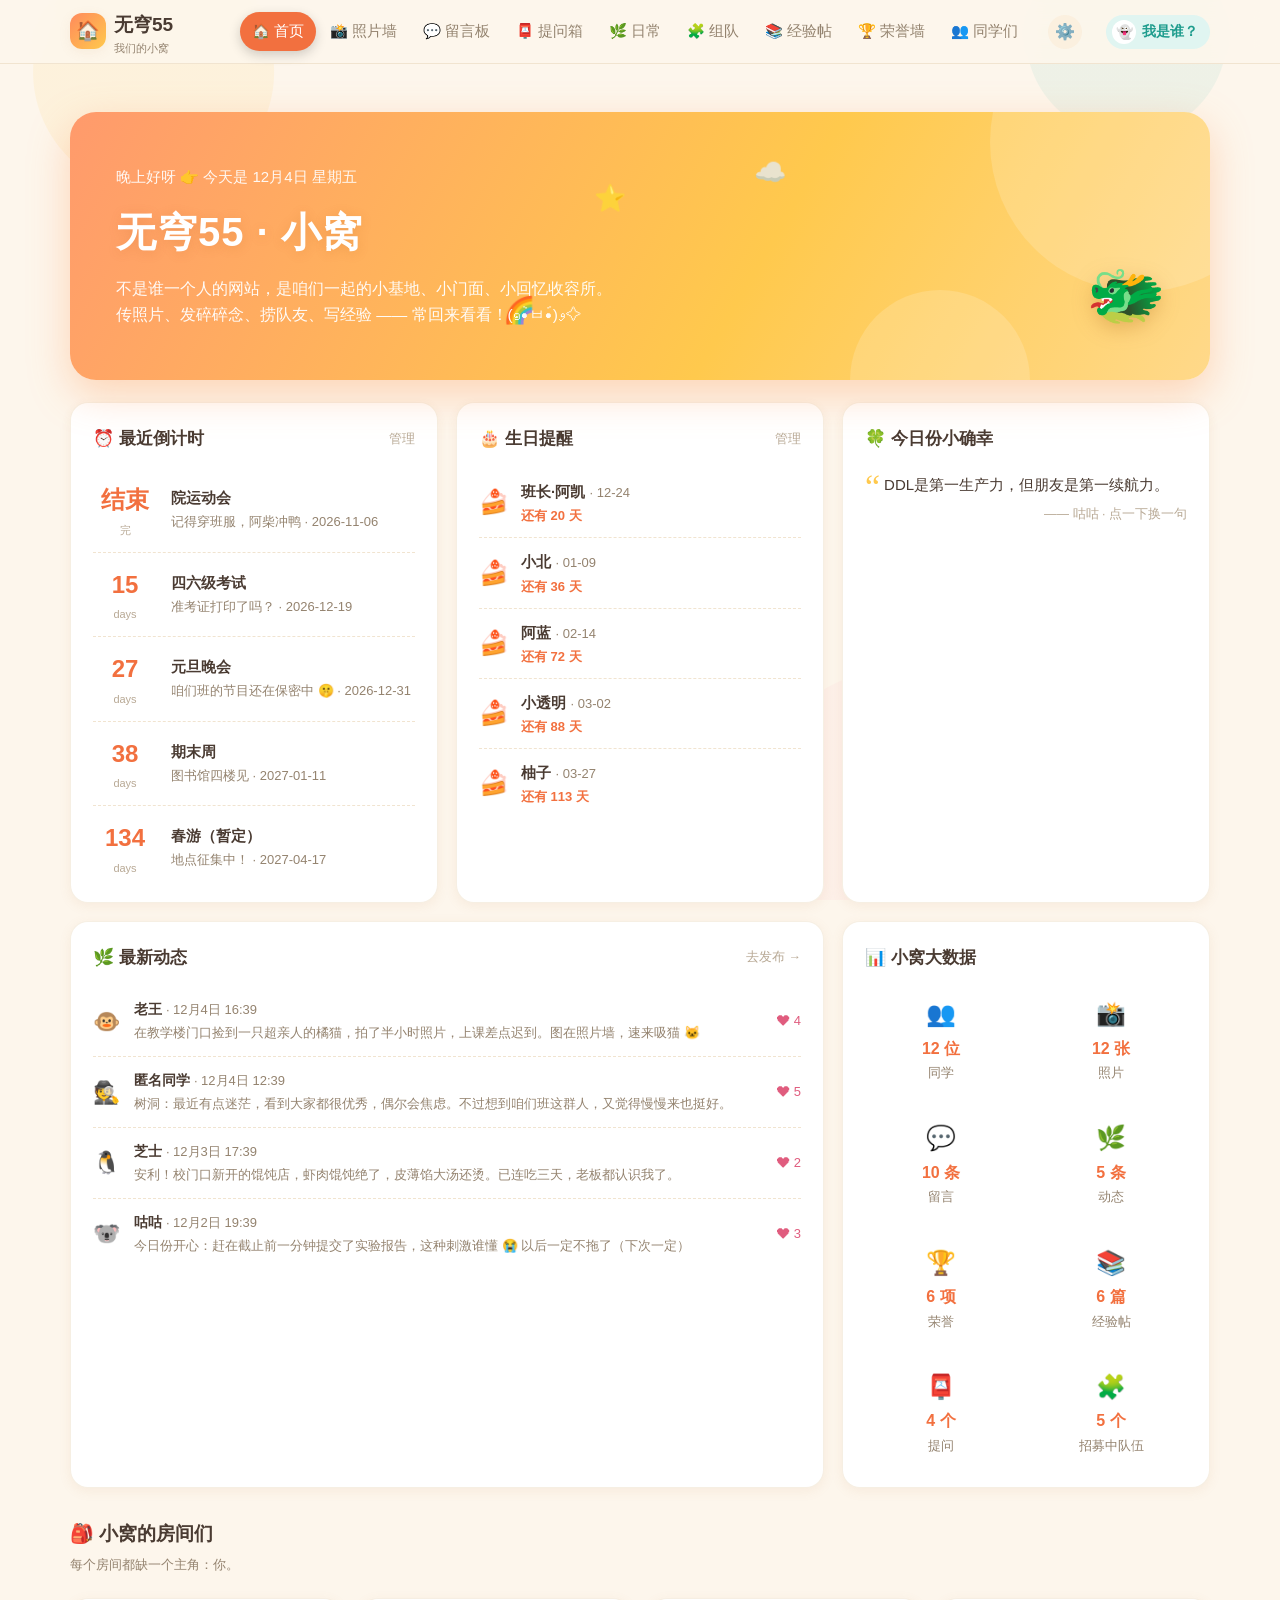
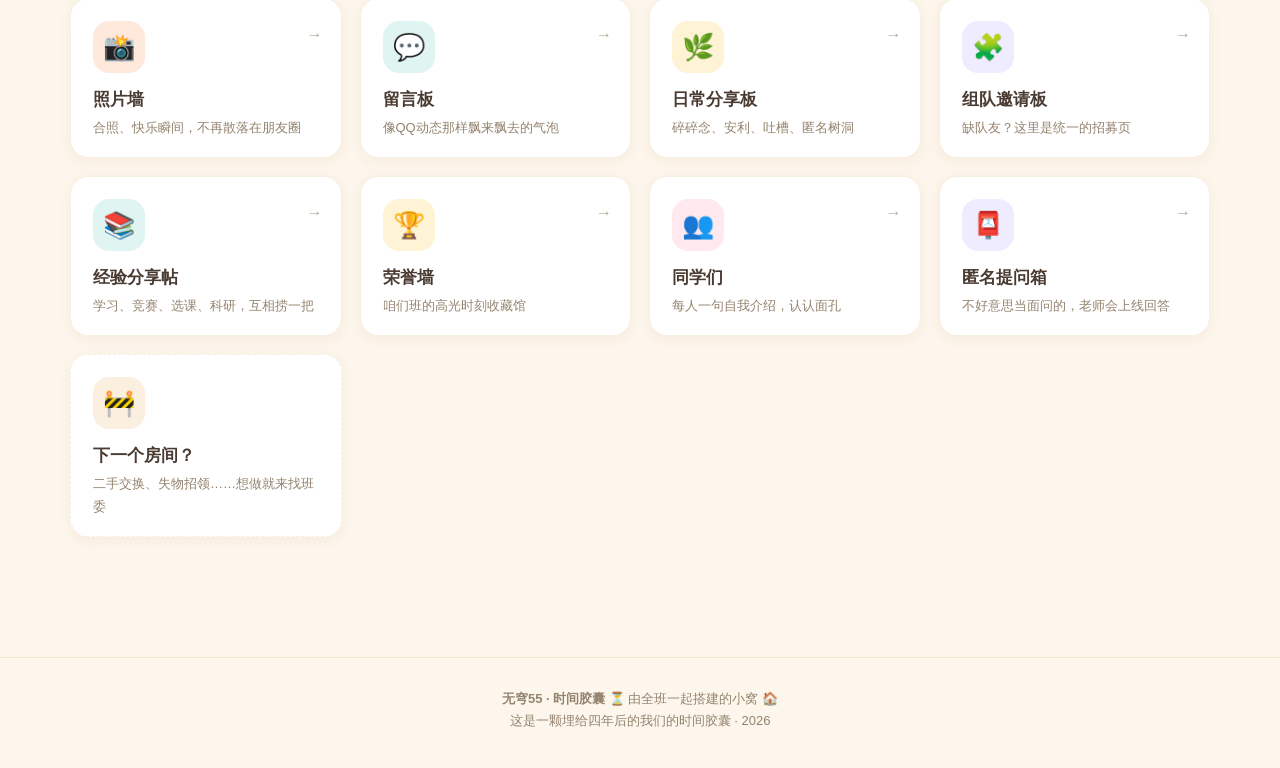
<file: index.html>
<!DOCTYPE html>
<html lang="zh-CN">
<head>
<meta charset="UTF-8">
<meta name="viewport" content="width=device-width, initial-scale=1.0">
<title>无穹55 · 小窝 🏠</title>
<meta name="description" content="无穹55班班级网站：照片墙、留言板、日常分享、组队招募、经验分享、荣誉墙">
<link rel="icon" href="data:image/svg+xml,<svg xmlns='http://www.w3.org/2000/svg' viewBox='0 0 100 100'><text y='.9em' font-size='90'>🏠</text></svg>">
<link rel="stylesheet" href="css/style.css">
<script src="js/theme.js"></script>
</head>
<body data-page="index">

<nav class="nav">
  <div class="nav-inner">
    <div class="logo">
      <span class="logo-ico">🏠</span>
      <span>无穹55<small>我们的小窝</small></span>
    </div>
    <button class="nav-toggle" aria-label="菜单">☰</button>
    <div class="nav-links">
      <a href="index.html" data-nav="index">🏠 首页</a>
      <a href="photos.html" data-nav="photos">📸 照片墙</a>
      <a href="messages.html" data-nav="messages">💬 留言板</a>
      <a href="askbox.html" data-nav="ask">📮 提问箱</a>
      <a href="daily.html" data-nav="daily">🌿 日常</a>
      <a href="teams.html" data-nav="teams">🧩 组队</a>
      <a href="experience.html" data-nav="experience">📚 经验帖</a>
      <a href="honors.html" data-nav="honors">🏆 荣誉墙</a>
      <a href="members.html" data-nav="members">👥 同学们</a>
    </div>
    <button class="nav-gear" id="navGear" title="个性化">⚙️</button>
    <button class="nav-me" id="navMe"></button>
  </div>
</nav>

<div class="wrap">

  <!-- Hero -->
  <section class="hero">
    <div class="hi" id="heroHi">同学你好呀 👋</div>
    <h1>无穹55 · 小窝</h1>
    <p>不是谁一个人的网站，是咱们一起的小基地、小门面、小回忆收容所。<br>
    传照片、发碎碎念、捞队友、写经验 —— 常回来看看！(๑•̀ㅂ•́)و✧</p>
    <span class="hero-dragon" title="摸摸我">🐲</span>
    <div class="hero-stickers">
      <span style="left:46%;top:24%;animation-delay:.4s">⭐</span>
      <span style="left:60%;top:14%;animation-delay:1.2s">☁️</span>
      <span style="left:38%;bottom:18%;animation-delay:.8s">🌈</span>
    </div>
  </section>

  <!-- Widgets -->
  <div class="home-grid">
    <div class="card widget col-4">
      <h3>⏰ 最近倒计时 <a class="more" href="#" id="manageEvents">管理</a></h3>
      <div id="cdList"></div>
    </div>
    <div class="card widget col-4">
      <h3>🎂 生日提醒 <a class="more" href="#" id="manageBirthdays">管理</a></h3>
      <div id="bdList"></div>
    </div>
    <div class="card widget col-4" id="quoteCard">
      <h3>🍀 今日份小确幸</h3>
      <div class="quote" id="quoteText"></div>
    </div>

    <div class="card widget col-8">
      <h3>🌿 最新动态 <a class="more" href="daily.html">去发布 →</a></h3>
      <div id="latestFeed"></div>
    </div>
    <div class="card widget col-4">
      <h3>📊 小窝大数据</h3>
      <div class="boards" style="grid-template-columns:1fr 1fr;margin-top:4px" id="statsGrid"></div>
    </div>
  </div>

  <!-- 板块入口 -->
  <h3 style="margin:30px 0 4px;font-size:19px">🎒 小窝的房间们</h3>
  <p class="muted small" style="margin-bottom:0">每个房间都缺一个主角：你。</p>
  <div class="boards">
    <a class="board-card" href="photos.html">
      <div class="bico" style="background:var(--primary-soft)">📸</div>
      <h3>照片墙</h3><p>合照、快乐瞬间，不再散落在朋友圈</p>
      <span class="arrow">→</span>
    </a>
    <a class="board-card" href="messages.html">
      <div class="bico" style="background:var(--teal-soft)">💬</div>
      <h3>留言板</h3><p>像QQ动态那样飘来飘去的气泡</p>
      <span class="arrow">→</span>
    </a>
    <a class="board-card" href="daily.html">
      <div class="bico" style="background:var(--yellow-soft)">🌿</div>
      <h3>日常分享板</h3><p>碎碎念、安利、吐槽、匿名树洞</p>
      <span class="arrow">→</span>
    </a>
    <a class="board-card" href="teams.html">
      <div class="bico" style="background:var(--violet-soft)">🧩</div>
      <h3>组队邀请板</h3><p>缺队友？这里是统一的招募页</p>
      <span class="arrow">→</span>
    </a>
    <a class="board-card" href="experience.html">
      <div class="bico" style="background:var(--teal-soft)">📚</div>
      <h3>经验分享帖</h3><p>学习、竞赛、选课、科研，互相捞一把</p>
      <span class="arrow">→</span>
    </a>
    <a class="board-card" href="honors.html">
      <div class="bico" style="background:var(--yellow-soft)">🏆</div>
      <h3>荣誉墙</h3><p>咱们班的高光时刻收藏馆</p>
      <span class="arrow">→</span>
    </a>
    <a class="board-card" href="members.html">
      <div class="bico" style="background:var(--pink-soft)">👥</div>
      <h3>同学们</h3><p>每人一句自我介绍，认认面孔</p>
      <span class="arrow">→</span>
    </a>
    <a class="board-card" href="askbox.html">
      <div class="bico" style="background:var(--violet-soft)">📮</div>
      <h3>匿名提问箱</h3><p>不好意思当面问的，老师会上线回答</p>
      <span class="arrow">→</span>
    </a>
    <div class="board-card" style="border-style:dashed;cursor:default">
      <div class="bico" style="background:var(--bg-2)">🚧</div>
      <h3>下一个房间？</h3><p>二手交换、失物招领……想做就来找班委</p>
    </div>
  </div>
</div>

<footer class="footer">
  <b>无穹55 · 时间胶囊</b> ⏳ 由全班一起搭建的小窝 🏠<br>
  这是一颗埋给四年后的我们的时间胶囊 · <span id="year"></span>
</footer>

<script src="js/common.js"></script>
<script src="js/api.js"></script>
<script src="js/seed.js"></script>
<script>
/* ---------- 首页逻辑 ---------- */
const QUOTES = [
  ['今天也是被同学们治愈的一天。', '—— 某个潜水员'],
  ['DDL是第一生产力，但朋友是第一续航力。', '—— 咕咕'],
  ['无穹无穹，上下求索，五十五人，一路同行。', '—— 班徽背面（瞎编的）'],
  ['食堂的汤会凉，班群的梗不会。', '—— 奶茶三分甜'],
  ['只要有人在，教室后排也发光。', '—— 老王'],
  ['慢慢来，比较快。', '—— 树洞'],
  ['今天进组打比赛，明天一起领奖状。', '—— 阿北'],
  ['无穹55：我们不是55个人，是1个班。', '—— 班长·阿凯'],
];

function renderHero(){
  const me = getMe();
  const el = document.getElementById('heroHi');
  const now = new Date(), h = now.getHours();
  const hello = h < 6 ? '夜深了' : h < 11 ? '早上好' : h < 14 ? '中午好' : h < 18 ? '下午好' : '晚上好';
  const wk = ['日','一','二','三','四','五','六'][now.getDay()];
  el.textContent = `${hello}呀${me ? '，' + me.name : ''} 👉 今天是 ${now.getMonth()+1}月${now.getDate()}日 星期${wk}`;
}

function renderCountdown(){
  const evs = WQ.get('events', []);
  const box = document.getElementById('cdList');
  if (!evs.length){ box.innerHTML = `<div class="empty" style="padding:24px"><span class="e-ico">📅</span>还没有日程，点右上角"管理"加一个</div>`; return; }
  box.innerHTML = evs.slice(0,5).map(e => {
    const n = WQ.daysToDate(e.date);
    const num = n > 0 ? n : (n === 0 ? '今' : '结束');
    const unit = n > 0 ? '天后' : (n === 0 ? '天就是' : '啦');
    return `<div class="cd-item">
      <div class="cd-num">${num}<small>${n>=0?'days':'完'}</small></div>
      <div><div class="cd-info">${WQ.esc(e.name)}</div>
      <div class="small muted">${WQ.esc(e.note||'')} · ${e.date}</div></div>
    </div>`;
  }).join('');
}

function renderBirthdays(){
  const bds = WQ.get('birthdays', []);
  const box = document.getElementById('bdList');
  if (!bds.length){ box.innerHTML = `<div class="empty" style="padding:24px"><span class="e-ico">🎂</span>还没有生日记录</div>`; return; }
  const sorted = bds.map(b => ({ ...b, days: WQ.daysUntil(b.date) })).sort((a,b) => a.days - b.days);
  box.innerHTML = sorted.slice(0,5).map(b => `
    <div class="bd-item ${b.days === 0 ? 'today' : ''}">
      <span class="cake">${b.days === 0 ? '🎂' : '🍰'}</span>
      <div style="flex:1">
        <b style="font-size:14.5px">${WQ.esc(b.name)}</b>
        <span class="small muted"> · ${b.date}</span>
        <div class="small" style="color:var(--primary-2);font-weight:600">${
          b.days === 0 ? '🎉 今天生日！快去班群祝福！' :
          b.days === 1 ? '明天就生日啦，悄悄准备一下？' :
          `还有 ${b.days} 天`}</div>
      </div>
    </div>`).join('');
}

function renderQuote(){
  const now = new Date();
  const idx = (now.getFullYear()*372 + now.getMonth()*31 + now.getDate()) % QUOTES.length;
  const [q, from] = QUOTES[idx];
  document.getElementById('quoteText').innerHTML =
    `${WQ.esc(q)}<span class="from">${WQ.esc(from)} · 点一下换一句</span>`;
  document.getElementById('quoteCard').onclick = () => {
    const [q2, f2] = QUOTES[Math.floor(Math.random()*QUOTES.length)];
    document.getElementById('quoteText').innerHTML = `${WQ.esc(q2)}<span class="from">${WQ.esc(f2)}</span>`;
  };
}

function renderLatest(){
  const list = WQ.get('daily', []);
  const box = document.getElementById('latestFeed');
  if (!list.length){ box.innerHTML = `<div class="empty" style="padding:24px"><span class="e-ico">🌿</span>还没有动态，去发第一条！</div>`; return; }
  box.innerHTML = [...list].sort((a,b)=>b.ts-a.ts).slice(0,4).map(p => `
    <div class="cd-item" style="cursor:default">
      <span style="font-size:22px">${p.anon ? '🕵️' : WQ.avatarOf(p.by)}</span>
      <div style="flex:1;min-width:0">
        <div style="font-size:14px;font-weight:600">${p.anon ? '匿名同学' : WQ.esc(p.by)}
          <span class="small muted" style="font-weight:400"> · ${WQ.fmt(p.ts)}</span></div>
        <div class="small muted" style="display:-webkit-box;-webkit-line-clamp:2;-webkit-box-orient:vertical;overflow:hidden">${WQ.esc(p.text)}</div>
      </div>
      <span class="small" style="color:#E05C7E">❤ ${p.likes.length}</span>
    </div>`).join('');
}

function renderStats(){
  const items = [
    ['👥', WQ.get('members',[]).length + ' 位', '同学'],
    ['📸', WQ.get('photos',[]).length + ' 张', '照片'],
    ['💬', WQ.get('messages',[]).length + ' 条', '留言'],
    ['🌿', WQ.get('daily',[]).length + ' 条', '动态'],
    ['🏆', WQ.get('honors',[]).length + ' 项', '荣誉'],
    ['📚', WQ.get('xposts',[]).length + ' 篇', '经验帖'],
    ['📮', WQ.get('askbox',[]).length + ' 个', '提问'],
    ['🧩', WQ.get('teams',[]).length + ' 个', '招募中队伍'],
  ];
  document.getElementById('statsGrid').innerHTML = items.map(([e,n,l]) => `
    <div style="text-align:center;padding:8px 4px">
      <div style="font-size:24px">${e}</div>
      <div style="font-weight:800;color:var(--primary-2)">${n}</div>
      <div class="small muted">${l}</div>
    </div>`).join('');
}

/* ---- 倒计时 / 生日 管理 ---- */
function openManage(kind){
  const isEv = kind === 'events';
  const data = WQ.get(kind, []);
  const mask = document.createElement('div');
  mask.className = 'modal-mask show';
  mask.innerHTML = `
  <div class="modal">
    <h3>${isEv ? '⏰ 管理活动倒计时' : '🎂 管理生日提醒'}</h3>
    <div>${data.map((x, i) => `
      <div style="display:flex;align-items:center;gap:8px;padding:8px 0;border-bottom:1px dashed var(--line)">
        <b style="flex:1">${WQ.esc(x.name)}</b>
        <span class="tag ${isEv ? 't2' : 't1'}">${x.date}</span>
        <button class="btn ghost sm" data-i="${i}">删除</button>
      </div>`).join('') || '<div class="muted small" style="padding:10px 0">暂无记录</div>'}
    </div>
    <div style="display:flex;gap:8px;margin-top:14px">
      <input class="input" id="mngName" placeholder="名称（如：运动会 / 张三）" style="flex:1">
      <input class="input" id="mngDate" placeholder="${isEv ? '2026-12-31' : '01-01'}" style="width:130px">
    </div>
    <div class="m-actions">
      <button class="btn ghost" id="mngClose">关闭</button>
      <button class="btn" id="mngAdd">添加</button>
    </div>
  </div>`;
  document.body.appendChild(mask);
  mask.addEventListener('click', e => { if (e.target === mask) mask.remove(); });
  mask.querySelector('#mngClose').onclick = () => mask.remove();
  mask.querySelectorAll('[data-i]').forEach(b => b.onclick = () => {
    data.splice(+b.dataset.i, 1); WQ.set(kind, data); mask.remove(); openManage(kind); refresh();
  });
  mask.querySelector('#mngAdd').onclick = () => {
    const name = mask.querySelector('#mngName').value.trim();
    const date = mask.querySelector('#mngDate').value.trim();
    if (!name || !date) { toast('名称和日期都要填哦'); return; }
    const ok = isEv ? /^\d{4}-\d{2}-\d{2}$/.test(date) : /^\d{2}-\d{2}$/.test(date);
    if (!ok) { toast(isEv ? '日期格式：2026-12-31' : '日期格式：01-01（月-日）'); return; }
    data.push(isEv ? { name, date, note: '' } : { name, date });
    WQ.set(kind, data); mask.remove(); toast('已添加 ✅'); refresh();
  };
}
function refresh(){ renderCountdown(); renderBirthdays(); renderStats(); renderLatest(); renderHero(); }

document.getElementById('manageEvents').onclick = e => { e.preventDefault(); openManage('events'); };
document.getElementById('manageBirthdays').onclick = e => { e.preventDefault(); openManage('birthdays'); };
document.querySelector('.hero-dragon').addEventListener('click', () => { confetti(40); toast('奶龙：欢迎回家！🐲'); });

document.getElementById('year').textContent = new Date().getFullYear();
renderHero(); renderCountdown(); renderBirthdays(); renderQuote(); renderLatest(); renderStats();
window.__wqRerender = () => { renderHero(); renderCountdown(); renderBirthdays(); renderLatest(); renderStats(); };
</script>
</body>
</html>
</file>
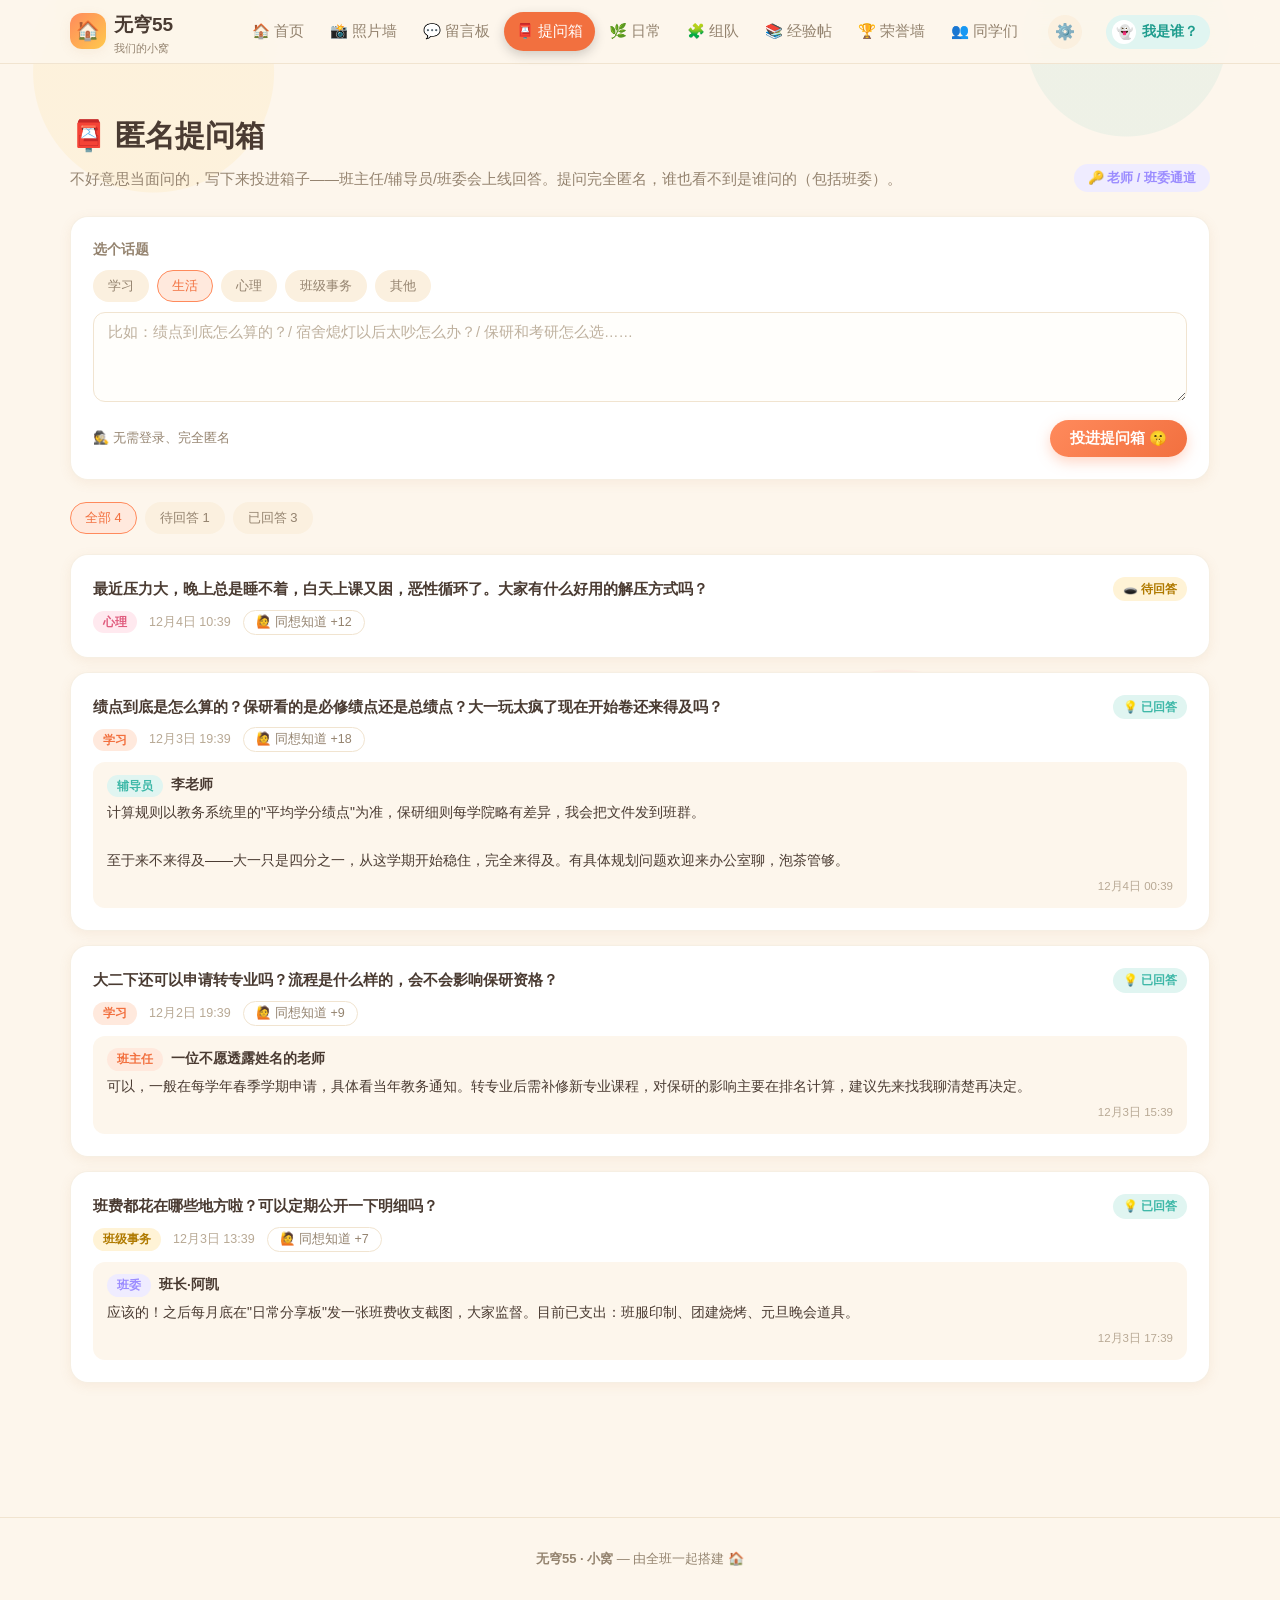
<file: askbox.html>
<!DOCTYPE html>
<html lang="zh-CN">
<head>
<meta charset="UTF-8">
<meta name="viewport" content="width=device-width, initial-scale=1.0">
<title>匿名提问箱 · 无穹55小窝 📮</title>
<link rel="icon" href="data:image/svg+xml,<svg xmlns='http://www.w3.org/2000/svg' viewBox='0 0 100 100'><text y='.9em' font-size='90'>📮</text></svg>">
<link rel="stylesheet" href="css/style.css">
<script src="js/theme.js"></script>
</head>
<body data-page="ask">

<nav class="nav">
  <div class="nav-inner">
    <div class="logo">
      <span class="logo-ico">🏠</span>
      <span>无穹55<small>我们的小窝</small></span>
    </div>
    <button class="nav-toggle" aria-label="菜单">☰</button>
    <div class="nav-links">
      <a href="index.html" data-nav="index">🏠 首页</a>
      <a href="photos.html" data-nav="photos">📸 照片墙</a>
      <a href="messages.html" data-nav="messages">💬 留言板</a>
      <a href="askbox.html" data-nav="ask">📮 提问箱</a>
      <a href="daily.html" data-nav="daily">🌿 日常</a>
      <a href="teams.html" data-nav="teams">🧩 组队</a>
      <a href="experience.html" data-nav="experience">📚 经验帖</a>
      <a href="honors.html" data-nav="honors">🏆 荣誉墙</a>
      <a href="members.html" data-nav="members">👥 同学们</a>
    </div>
    <button class="nav-gear" id="navGear" title="个性化">⚙️</button>
    <button class="nav-me" id="navMe"></button>
  </div>
</nav>

<div class="wrap">
  <div class="page-head" style="display:flex;align-items:flex-end;gap:16px;flex-wrap:wrap">
    <div style="flex:1;min-width:260px">
      <h1>📮 匿名提问箱</h1>
      <div class="sub">不好意思当面问的，写下来投进箱子——班主任/辅导员/班委会上线回答。提问完全匿名，谁也看不到是谁问的（包括班委）。</div>
    </div>
    <button class="teacher-badge" id="teacherBtn"></button>
  </div>

  <div class="card composer" style="margin-bottom:22px">
    <div class="set-row" style="margin-bottom:10px"><b>选个话题</b>
      <div class="chips" id="qCats"></div>
    </div>
    <textarea class="textarea" id="qText" maxlength="200" placeholder="比如：绩点到底怎么算的？/ 宿舍熄灯以后太吵怎么办？/ 保研和考研怎么选……"></textarea>
    <div class="c-tools">
      <span class="small muted">🕵️ 无需登录、完全匿名</span>
      <span class="spacer"></span>
      <button class="btn" id="qSend">投进提问箱 🤫</button>
    </div>
  </div>

  <div class="filters" id="qFilter"></div>
  <div id="qList"></div>
</div>

<footer class="footer"><b>无穹55 · 小窝</b> — 由全班一起搭建 🏠</footer>

<script src="js/common.js"></script>
<script src="js/api.js"></script>
<script src="js/seed.js"></script>
<script>
/* ---------- 提问箱逻辑 ---------- */
const CATS = ['学习', '生活', '心理', '班级事务', '其他'];
const CAT_CLS = { '学习':'t1', '生活':'t2', '心理':'t4', '班级事务':'t3', '其他':'t5' };
const ROLES = ['班主任', '辅导员', '班委', '心理委员', '任课老师'];
const ROLE_CLS = { '班主任':'r1', '辅导员':'r2', '班委':'r3', '心理委员':'r4', '任课老师':'r3' };
let curFilter = '全部', curCat = '生活';

function deviceId() {
  let id = localStorage.getItem('wq55_devid');
  if (!id) { id = WQ.uid(); localStorage.setItem('wq55_devid', id); }
  return id;
}
const isTeacher = () => sessionStorage.getItem('wq55_teacher') === '1';
const ANSWER_KEY = () => localStorage.getItem('wq55_answer_key') || 'wq55';

function renderTeacherBtn(){
  document.getElementById('teacherBtn').innerHTML =
    isTeacher() ? '🔒 已解锁老师模式（点击退出）' : '🔑 老师 / 班委通道';
}
document.getElementById('teacherBtn').onclick = () => {
  if (isTeacher()) { sessionStorage.removeItem('wq55_teacher'); renderTeacherBtn(); render(); toast('已退出老师模式'); return; }
  const mask = document.createElement('div');
  mask.className = 'modal-mask show';
  mask.innerHTML = `
  <div class="modal">
    <h3>🔑 老师通道</h3>
    <div class="field"><label>回答口令</label>
      <input class="input" id="tkKey" type="password" placeholder="默认口令 wq55，班委可修改"></div>
    <div class="m-actions" style="justify-content:space-between">
      <button class="btn ghost sm" id="tkChange">修改口令</button>
      <button class="btn" id="tkOk">解锁回答模式</button>
    </div>
  </div>`;
  document.body.appendChild(mask);
  mask.querySelector('#tkOk').onclick = () => {
    if (mask.querySelector('#tkKey').value === ANSWER_KEY()) {
      sessionStorage.setItem('wq55_teacher', '1');
      mask.remove(); renderTeacherBtn(); render();
      toast('欢迎老师！可以开始回答问题了 🙏');
    } else toast('口令不对哦');
  };
  mask.querySelector('#tkChange').onclick = () => {
    const oldK = prompt('输入当前口令：');
    if (oldK === null) return;
    if (oldK !== ANSWER_KEY()) { toast('当前口令不对'); return; }
    const newK = prompt('输入新口令（至少4位）：') || '';
    if (newK.trim().length < 4) { toast('新口令太短了'); return; }
    localStorage.setItem('wq55_answer_key', newK.trim());
    toast('口令已更新 🔐');
  };
  mask.addEventListener('click', e => { if (e.target === mask) mask.remove(); });
};

function renderCats(){
  document.getElementById('qCats').innerHTML = CATS.map(c =>
    `<span class="chip ${c===curCat?'on':''}" data-c="${c}">${c}</span>`).join('');
  document.querySelectorAll('#qCats .chip').forEach(ch =>
    ch.onclick = () => { curCat = ch.dataset.c; renderCats(); });
}
document.getElementById('qSend').onclick = () => {
  const text = document.getElementById('qText').value.trim();
  if (!text) { toast('箱子里得有个问题呀～'); return; }
  const list = WQ.get('askbox', []);
  list.push({ id: WQ.uid(), text, cat: curCat, ts: Date.now(), votes: 0, voters: [], answers: [] });
  if (WQ.set('askbox', list)) {
    document.getElementById('qText').value = '';
    renderFilter(); render();
    emojiBurst(['📮', '🤫', '✨']);
    toast('已匿名投递，等老师上线回答 🙏');
  }
};

function renderFilter(){
  const list = WQ.get('askbox', []);
  const wait = list.filter(q => !q.answers.length).length;
  const opts = [['全部', list.length], ['待回答', wait], ['已回答', list.length - wait]];
  document.getElementById('qFilter').innerHTML = opts.map(([k, n]) =>
    `<span class="chip ${k===curFilter?'on':''}" data-f="${k}">${k} ${n}</span>`).join('');
  document.querySelectorAll('#qFilter .chip').forEach(c =>
    c.onclick = () => { curFilter = c.dataset.f; renderFilter(); render(); });
}

function render(){
  const list = WQ.get('askbox', []).slice();
  const answered = q => q.answers.length > 0;
  let qs = list.sort((a, b) => (answered(a) - answered(b)) || (b.votes - a.votes) || (b.ts - a.ts));
  if (curFilter === '待回答') qs = qs.filter(q => !answered(q));
  if (curFilter === '已回答') qs = qs.filter(answered);
  const box = document.getElementById('qList');
  if (!qs.length) {
    box.innerHTML = `<div class="card empty"><span class="e-ico">📮</span>${curFilter === '全部' ? '提问箱还是空的，来问第一个问题！' : '这里暂时没有' + curFilter + '的问题'}</div>`;
    return;
  }
  const me = deviceId();
  box.innerHTML = qs.map(q => `
  <div class="card qa-card">
    <div class="qa-head">
      <span class="qa-q">${WQ.esc(q.text)}</span>
      <span class="qa-status ${answered(q) ? 'done' : 'wait'}">${answered(q) ? '💡 已回答' : '🕳️ 待回答'}</span>
    </div>
    <div class="qa-meta">
      <span class="tag ${CAT_CLS[q.cat] || 't5'}">${WQ.esc(q.cat)}</span>
      <span>${WQ.fmt(q.ts)}</span>
      <button class="qa-vote ${q.voters.includes(me) ? 'voted' : ''}" data-vote="${q.id}">🙋 同想知道 +${q.votes}</button>
      ${isTeacher() ? `<button class="act" data-del="${q.id}" style="padding:2px 10px;font-size:12px">删除</button>` : ''}
    </div>
    ${q.answers.map(a => `
    <div class="answer">
      <div class="a-top">
        <span class="a-role ${ROLE_CLS[a.role] || 'r3'}">${WQ.esc(a.role)}</span>
        <b style="font-size:13.5px">${WQ.esc(a.name || '一位不愿透露姓名的老师')}</b>
      </div>
      <div class="a-text">${WQ.esc(a.text)}</div>
      <div class="a-time">${WQ.fmt(a.ts)}</div>
    </div>`).join('')}
    ${isTeacher() ? `
    <div class="a-form">
      <div class="row">
        <select class="select" id="role-${q.id}" style="width:130px">${ROLES.map(r => `<option>${r}</option>`).join('')}</select>
        <input class="input" id="name-${q.id}" maxlength="10" placeholder="署名（可留空）" style="width:160px">
      </div>
      <textarea class="textarea" id="ans-${q.id}" maxlength="600" style="min-height:70px" placeholder="认真回答同学的问题…"></textarea>
      <div style="display:flex;justify-content:flex-end;margin-top:8px">
        <button class="btn sm teal" data-answer="${q.id}">提交回答 💡</button>
      </div>
    </div>` : ''}
  </div>`).join('');

  box.querySelectorAll('[data-vote]').forEach(b => b.onclick = () => {
    const list = WQ.get('askbox', []);
    const q = list.find(x => x.id === b.dataset.vote);
    const me = deviceId();
    const i = q.voters.indexOf(me);
    if (i >= 0) { q.voters.splice(i, 1); q.votes = Math.max(0, q.votes - 1); }
    else { q.voters.push(me); q.votes++; }
    WQ.set('askbox', list); render();
  });
  box.querySelectorAll('[data-del]').forEach(b => b.onclick = () => {
    if (!confirm('删除这个问题？（仅老师模式可见此按钮）')) return;
    WQ.set('askbox', WQ.get('askbox', []).filter(x => x.id !== b.dataset.del));
    renderFilter(); render(); toast('已删除');
  });
  box.querySelectorAll('[data-answer]').forEach(b => b.onclick = () => {
    const id = b.dataset.answer;
    const role = document.getElementById('role-' + id).value;
    const name = document.getElementById('name-' + id).value.trim();
    const text = document.getElementById('ans-' + id).value.trim();
    if (!text) { toast('回答不能为空哦'); return; }
    const list = WQ.get('askbox', []);
    list.find(x => x.id === id).answers.push({ role, name, text, ts: Date.now() });
    WQ.set('askbox', list);
    renderFilter(); render();
    emojiBurst(['💡', '🌟', '🙏']);
    toast('回答已发布，同学会感谢你的！');
  });
}

renderTeacherBtn(); renderCats(); renderFilter(); render();
window.__wqRerender = () => { renderFilter(); render(); };
</script>
</body>
</html>
</file>
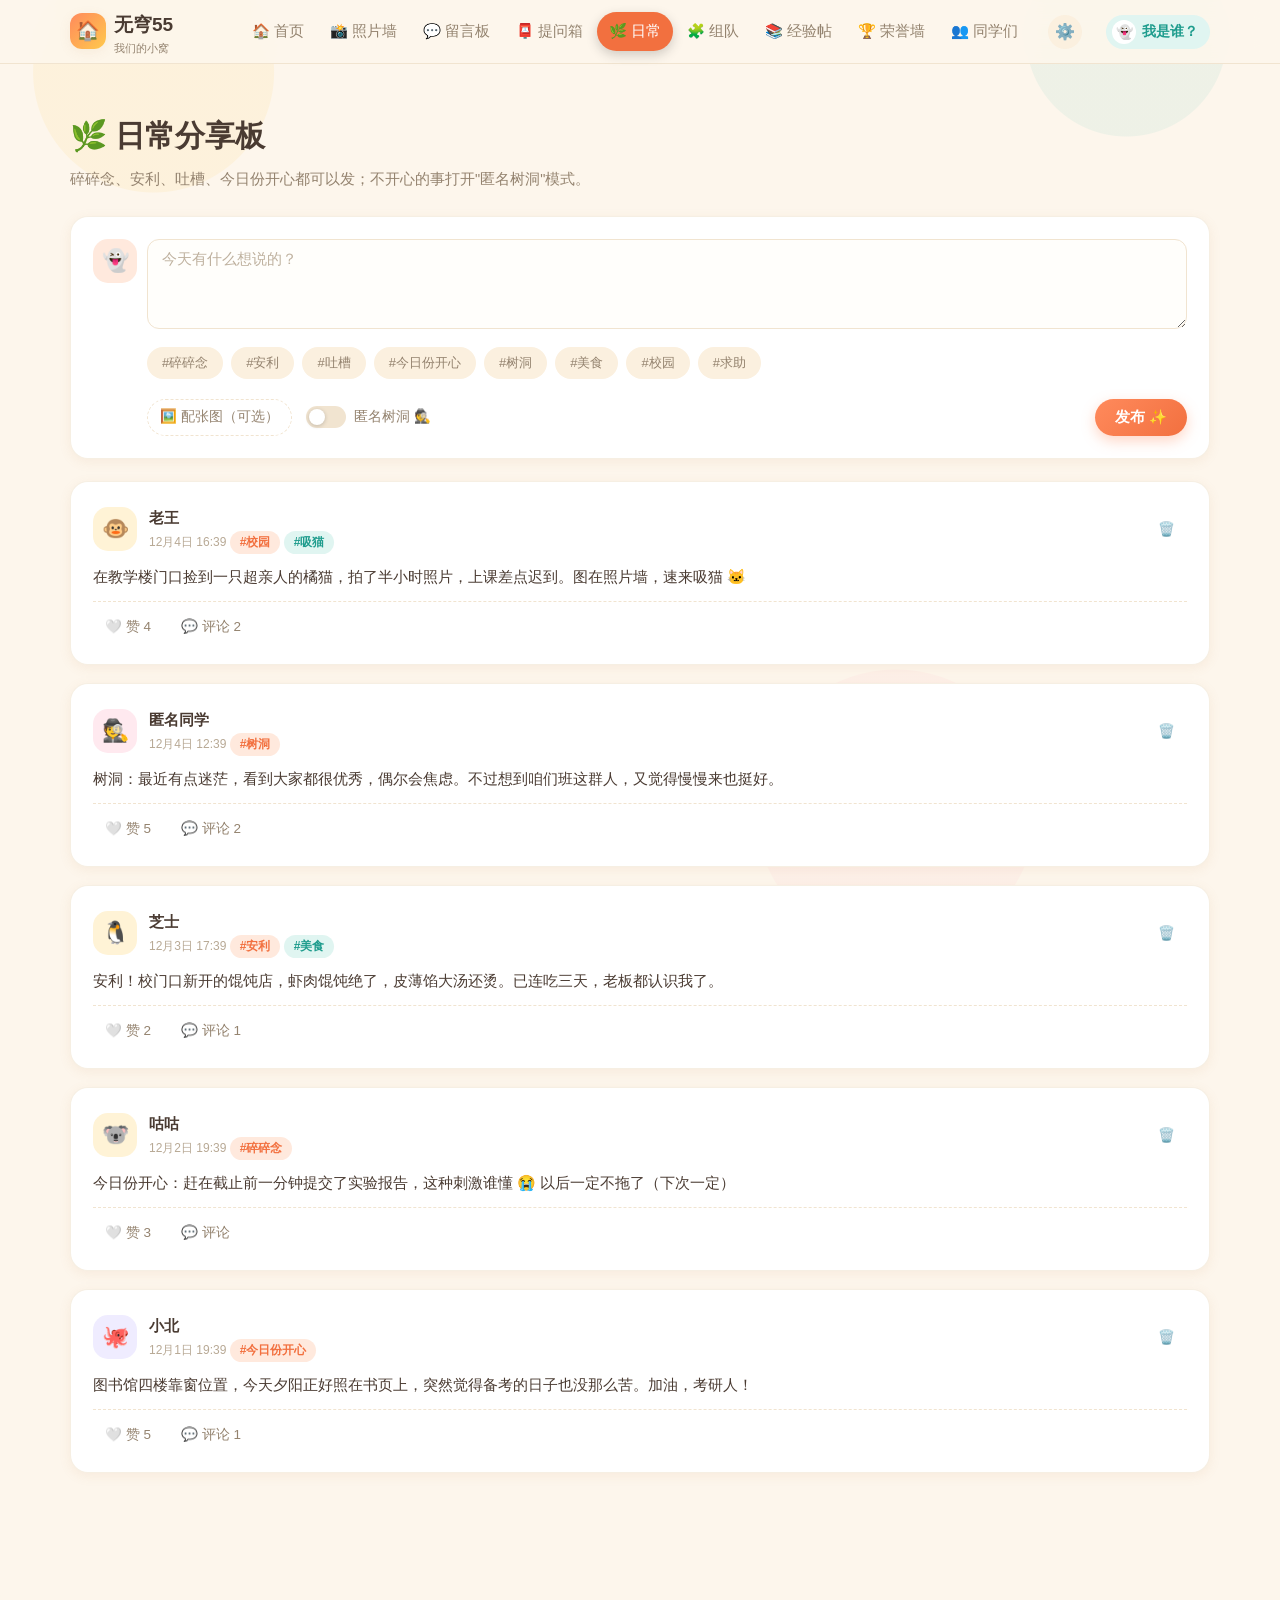
<file: daily.html>
<!DOCTYPE html>
<html lang="zh-CN">
<head>
<meta charset="UTF-8">
<meta name="viewport" content="width=device-width, initial-scale=1.0">
<title>日常分享板 · 无穹55小窝 🌿</title>
<link rel="icon" href="data:image/svg+xml,<svg xmlns='http://www.w3.org/2000/svg' viewBox='0 0 100 100'><text y='.9em' font-size='90'>🌿</text></svg>">
<link rel="stylesheet" href="css/style.css">
<script src="js/theme.js"></script>
</head>
<body data-page="daily">

<nav class="nav">
  <div class="nav-inner">
    <div class="logo">
      <span class="logo-ico">🏠</span>
      <span>无穹55<small>我们的小窝</small></span>
    </div>
    <button class="nav-toggle" aria-label="菜单">☰</button>
    <div class="nav-links">
      <a href="index.html" data-nav="index">🏠 首页</a>
      <a href="photos.html" data-nav="photos">📸 照片墙</a>
      <a href="messages.html" data-nav="messages">💬 留言板</a>
      <a href="askbox.html" data-nav="ask">📮 提问箱</a>
      <a href="daily.html" data-nav="daily">🌿 日常</a>
      <a href="teams.html" data-nav="teams">🧩 组队</a>
      <a href="experience.html" data-nav="experience">📚 经验帖</a>
      <a href="honors.html" data-nav="honors">🏆 荣誉墙</a>
      <a href="members.html" data-nav="members">👥 同学们</a>
    </div>
    <button class="nav-gear" id="navGear" title="个性化">⚙️</button>
    <button class="nav-me" id="navMe"></button>
  </div>
</nav>

<div class="wrap">
  <div class="page-head">
    <h1>🌿 日常分享板</h1>
    <div class="sub">碎碎念、安利、吐槽、今日份开心都可以发；不开心的事打开"匿名树洞"模式。</div>
  </div>

  <div class="card composer" style="margin-bottom:22px">
    <div class="c-row">
      <div class="c-avatar" id="myAvatar" style="width:44px;height:44px;border-radius:15px;display:flex;align-items:center;justify-content:center;font-size:22px"></div>
      <div class="c-main">
        <textarea class="textarea" id="dyText" maxlength="500" placeholder="今天有什么想说的？"></textarea>
        <div class="chips" id="dyTags" style="margin-top:10px"></div>
        <div class="preview-imgs" id="dyPreview"></div>
        <div class="c-tools">
          <label class="img-pick">🖼️ 配张图（可选）
            <input type="file" id="dyFile" accept="image/*" hidden>
          </label>
          <label class="switch"><input type="checkbox" id="dyAnon"><span class="track"></span>匿名树洞 🕵️</label>
          <span class="spacer"></span>
          <button class="btn" id="dySend">发布 ✨</button>
        </div>
      </div>
    </div>
  </div>

  <div class="feed" id="feed"></div>
</div>

<footer class="footer"><b>无穹55 · 小窝</b> — 由全班一起搭建 🏠</footer>

<script src="js/common.js"></script>
<script src="js/api.js"></script>
<script src="js/seed.js"></script>
<script>
/* ---------- 日常分享板逻辑 ---------- */
const TAG_POOL = ['碎碎念', '安利', '吐槽', '今日份开心', '树洞', '美食', '校园', '求助'];
let selTags = [], imgData = null;

function renderAvatar(){
  const me = ensureMe(false);
  const el = document.getElementById('myAvatar');
  el.textContent = me ? WQ.avatarOf(me.name) : '👻';
  el.style.cssText += WQ.pastelOf(me ? me.name : 'x');
}

function renderTagPick(){
  document.getElementById('dyTags').innerHTML = TAG_POOL.map(t =>
    `<span class="chip ${selTags.includes(t)?'on':''}" data-t="${t}">#${t}</span>`).join('');
  document.querySelectorAll('#dyTags .chip').forEach(c => c.onclick = () => {
    const t = c.dataset.t;
    selTags.includes(t) ? selTags = selTags.filter(x => x !== t) : selTags.push(t);
    renderTagPick();
  });
}

document.getElementById('dyFile').addEventListener('change', async e => {
  const f = e.target.files[0];
  e.target.value = '';
  if (!f) return;
  if (!ensureMe()) return;
  try { imgData = await compressImage(f, 1000, .8); } catch { toast('这张图读不出来，换一张试试？'); }
  document.getElementById('dyPreview').innerHTML =
    imgData ? `<div class="pv"><img src="${imgData}"><button class="x" id="dyImgX">✕</button></div>` : '';
  const x = document.getElementById('dyImgX');
  if (x) x.onclick = () => { imgData = null; document.getElementById('dyPreview').innerHTML = ''; };
});

document.getElementById('dySend').onclick = () => {
  const me = ensureMe();
  if (!me) return;
  const text = document.getElementById('dyText').value.trim();
  const anon = document.getElementById('dyAnon').checked;
  if (!text) { toast('说点什么再发嘛～'); return; }
  if (selTags.includes('树洞') && !anon) { toast('树洞话题建议打开匿名哦 🤫（也可坚持实名）'); }
  const list = WQ.get('daily', []);
  list.push({
    id: WQ.uid(), by: anon ? null : me.name, anon, ts: Date.now(),
    text, tags: selTags.slice(), img: imgData, likes: [], comments: [],
  });
  if (WQ.set('daily', list)) {
    document.getElementById('dyText').value = '';
    imgData = null; selTags = [];
    document.getElementById('dyPreview').innerHTML = '';
    document.getElementById('dyAnon').checked = false;
    renderTagPick(); renderFeed();
    emojiBurst(['🎉', '🌿', '✨']);
    toast(anon ? '已悄悄投进树洞 🌳' : '发布成功！🌿');
  }
};

const TAG_CLS = ['t1','t2','t3','t4','t5'];
function tagHtml(tags){ return (tags||[]).map((t,i) => `<span class="tag ${TAG_CLS[i%5]}">#${WQ.esc(t)}</span>`).join(' '); }

function renderFeed(){
  const list = WQ.get('daily', []).slice().sort((a,b) => b.ts - a.ts);
  const box = document.getElementById('feed');
  if (!list.length){ box.innerHTML = `<div class="card empty"><span class="e-ico">🌱</span>这里还空空的，发第一条动态吧！</div>`; return; }
  const me = getMe();
  box.innerHTML = list.map(p => {
    const liked = me && p.likes.includes(me.name);
    return `
    <div class="card post">
      <div class="post-head">
        <div class="p-avatar" style="${WQ.pastelOf(String(p.by))}">${p.anon ? '🕵️' : WQ.avatarOf(p.by)}</div>
        <div>
          <b>${p.anon ? '匿名同学' : WQ.esc(p.by)}</b>
          <div class="p-time">${WQ.fmt(p.ts)} ${tagHtml(p.tags)}</div>
        </div>
        <span style="margin-left:auto"></span>
        <button class="act" data-del="${p.id}" title="删除">🗑️</button>
      </div>
      <div class="post-text">${WQ.esc(p.text)}</div>
      ${p.img ? `<div class="post-img" data-img="${p.id}"><img src="${p.img}"></div>` : ''}
      <div class="post-foot">
        <button class="act ${liked?'liked':''}" data-like="${p.id}">${liked?'❤️':'🤍'} 赞 ${p.likes.length || ''}</button>
        <button class="act" data-cmt="${p.id}">💬 评论 ${p.comments.length || ''}</button>
      </div>
      <div class="comments" id="cm-${p.id}" style="display:none">
        ${p.comments.map(c => `<div class="comment"><b>${WQ.esc(c.by)}：</b><span style="flex:1">${WQ.esc(c.text)}</span></div>`).join('')}
        <div class="c-input">
          <input class="input" id="ci-${p.id}" placeholder="说点什么…" style="padding:7px 12px" maxlength="100">
          <button class="btn sm" data-csend="${p.id}">发送</button>
        </div>
      </div>
    </div>`;
  }).join('');

  box.querySelectorAll('[data-like]').forEach(b => b.onclick = () => {
    const me = ensureMe(); if (!me) return;
    const list = WQ.get('daily', []);
    const p = list.find(x => x.id === b.dataset.like);
    const i = p.likes.indexOf(me.name);
    i >= 0 ? p.likes.splice(i, 1) : p.likes.push(me.name);
    WQ.set('daily', list); renderFeed();
  });
  box.querySelectorAll('[data-cmt]').forEach(b => b.onclick = () => {
    const el = document.getElementById('cm-' + b.dataset.cmt);
    el.style.display = el.style.display === 'none' ? 'block' : 'none';
    if (el.style.display === 'block') document.getElementById('ci-' + b.dataset.cmt)?.focus();
  });
  box.querySelectorAll('[data-csend]').forEach(b => b.onclick = () => {
    const me = ensureMe(); if (!me) return;
    const inp = document.getElementById('ci-' + b.dataset.csend);
    const text = inp.value.trim();
    if (!text) return;
    const list = WQ.get('daily', []);
    list.find(x => x.id === b.dataset.csend).comments.push({ by: me.name, text, ts: Date.now() });
    WQ.set('daily', list); renderFeed();
    const el = document.getElementById('cm-' + b.dataset.csend);
    if (el) el.style.display = 'block';
    toast('评论成功 💬');
  });
  box.querySelectorAll('[data-del]').forEach(b => b.onclick = () => {
    if (!confirm('删掉这条动态？')) return;
    WQ.set('daily', WQ.get('daily', []).filter(x => x.id !== b.dataset.del));
    renderFeed(); toast('已删除 🗑️');
  });
  box.querySelectorAll('[data-img]').forEach(el => el.onclick = () => {
    const p = WQ.get('daily', []).find(x => x.id === el.dataset.img);
    if (p) openLightbox(p.img, '来自日常分享');
  });
}

renderAvatar(); renderTagPick(); renderFeed();
window.__wqRerender = () => { renderFeed(); };
</script>
</body>
</html>
</file>
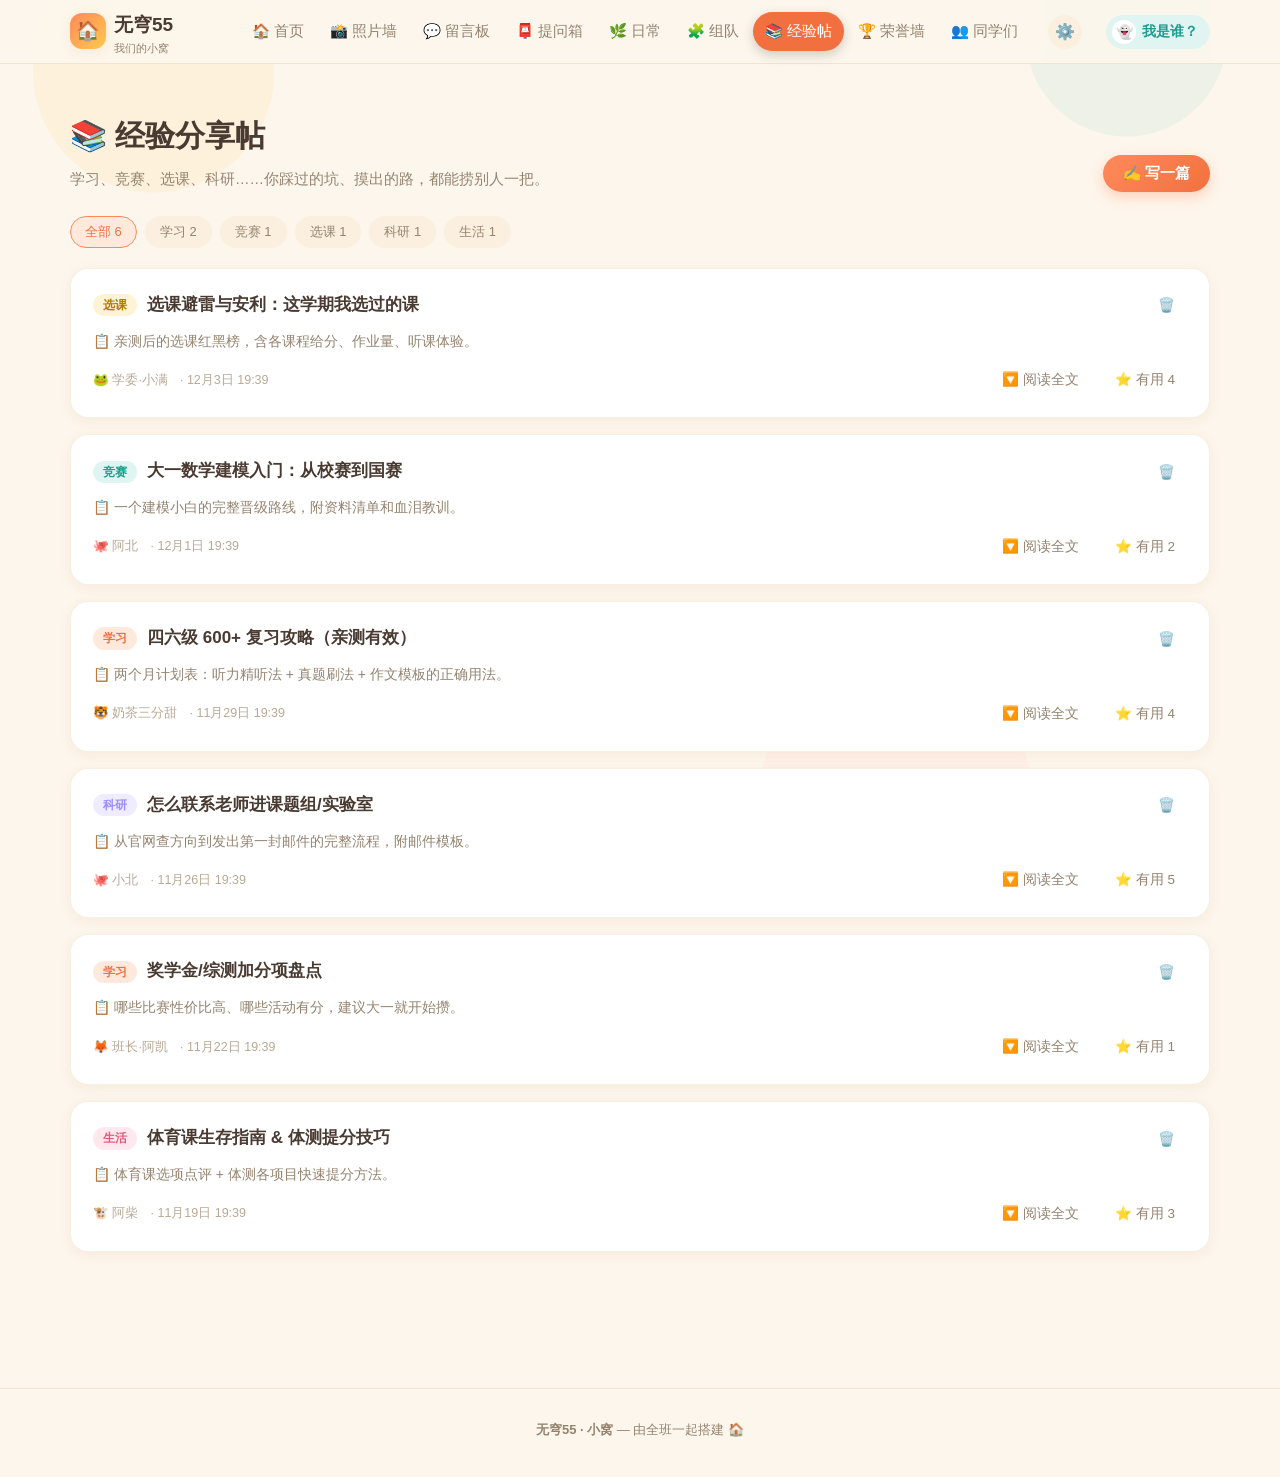
<file: experience.html>
<!DOCTYPE html>
<html lang="zh-CN">
<head>
<meta charset="UTF-8">
<meta name="viewport" content="width=device-width, initial-scale=1.0">
<title>经验分享帖 · 无穹55小窝 📚</title>
<link rel="icon" href="data:image/svg+xml,<svg xmlns='http://www.w3.org/2000/svg' viewBox='0 0 100 100'><text y='.9em' font-size='90'>📚</text></svg>">
<link rel="stylesheet" href="css/style.css">
<script src="js/theme.js"></script>
</head>
<body data-page="experience">

<nav class="nav">
  <div class="nav-inner">
    <div class="logo">
      <span class="logo-ico">🏠</span>
      <span>无穹55<small>我们的小窝</small></span>
    </div>
    <button class="nav-toggle" aria-label="菜单">☰</button>
    <div class="nav-links">
      <a href="index.html" data-nav="index">🏠 首页</a>
      <a href="photos.html" data-nav="photos">📸 照片墙</a>
      <a href="messages.html" data-nav="messages">💬 留言板</a>
      <a href="askbox.html" data-nav="ask">📮 提问箱</a>
      <a href="daily.html" data-nav="daily">🌿 日常</a>
      <a href="teams.html" data-nav="teams">🧩 组队</a>
      <a href="experience.html" data-nav="experience">📚 经验帖</a>
      <a href="honors.html" data-nav="honors">🏆 荣誉墙</a>
      <a href="members.html" data-nav="members">👥 同学们</a>
    </div>
    <button class="nav-gear" id="navGear" title="个性化">⚙️</button>
    <button class="nav-me" id="navMe"></button>
  </div>
</nav>

<div class="wrap">
  <div class="page-head" style="display:flex;align-items:flex-end;gap:16px;flex-wrap:wrap">
    <div style="flex:1;min-width:260px">
      <h1>📚 经验分享帖</h1>
      <div class="sub">学习、竞赛、选课、科研……你踩过的坑、摸出的路，都能捞别人一把。</div>
    </div>
    <button class="btn" id="newPost">✍️ 写一篇</button>
  </div>

  <div class="filters" id="tagFilter"></div>
  <div id="postList"></div>
</div>

<footer class="footer"><b>无穹55 · 小窝</b> — 由全班一起搭建 🏠</footer>

<script src="js/common.js"></script>
<script src="js/api.js"></script>
<script src="js/seed.js"></script>
<script>
/* ---------- 经验帖逻辑 ---------- */
const TAGS = ['全部', '学习', '竞赛', '选课', '科研', '生活'];
const TAG_CLS = { '学习':'t1', '竞赛':'t2', '选课':'t3', '科研':'t5', '生活':'t4' };
let curTag = '全部', expanded = {};

function renderFilter(){
  const posts = WQ.get('xposts', []);
  document.getElementById('tagFilter').innerHTML = TAGS.map(t => {
    const n = t === '全部' ? posts.length : posts.filter(p => p.tag === t).length;
    return `<span class="chip ${t===curTag?'on':''}" data-t="${t}">${t} ${n}</span>`;
  }).join('');
  document.querySelectorAll('#tagFilter .chip').forEach(c =>
    c.onclick = () => { curTag = c.dataset.t; renderFilter(); renderList(); });
}

function renderList(){
  let posts = WQ.get('xposts', []).slice().sort((a,b) => b.ts - a.ts);
  if (curTag !== '全部') posts = posts.filter(p => p.tag === curTag);
  const box = document.getElementById('postList');
  if (!posts.length){ box.innerHTML = `<div class="card empty"><span class="e-ico">📝</span>这个分类还没有帖子，来写第一篇！</div>`; return; }
  const me = getMe();
  box.innerHTML = posts.map(p => {
    const usefuld = me && (p.useful||[]).includes(me.name);
    const open = !!expanded[p.id];
    return `
    <div class="card xp-card">
      <div class="xp-head" data-open="${p.id}" style="cursor:pointer">
        <span class="tag ${TAG_CLS[p.tag]||'t2'}">${WQ.esc(p.tag)}</span>
        <h3>${WQ.esc(p.title)}</h3>
        <button class="act" data-del="${p.id}" title="删除">🗑️</button>
      </div>
      <div class="xp-summary" data-open="${p.id}" style="cursor:pointer">📋 ${WQ.esc(p.summary)}</div>
      ${open ? `<div class="xp-body">${WQ.esc(p.body)}</div>` : ''}
      <div class="xp-meta">
        <span>${WQ.avatarOf(p.by)} ${WQ.esc(p.by)}</span>
        <span>· ${WQ.fmt(p.ts)}</span>
        <span style="margin-left:auto"></span>
        <button class="act" data-open2="${p.id}">${open ? '🔼 收起' : '🔽 阅读全文'}</button>
        <button class="act ${usefuld?'liked':''}" data-useful="${p.id}">${usefuld?'🌟':'⭐'} 有用 ${(p.useful||[]).length || ''}</button>
      </div>
    </div>`;
  }).join('');

  const tog = id => { expanded[id] = !expanded[id]; renderList(); };
  box.querySelectorAll('[data-open]').forEach(el => el.onclick = e => {
    if (e.target.closest('[data-del]')) return; tog(el.dataset.open); });
  box.querySelectorAll('[data-open2]').forEach(b => b.onclick = () => tog(b.dataset.open2));
  box.querySelectorAll('[data-useful]').forEach(b => b.onclick = () => {
    const me = ensureMe(); if (!me) return;
    const posts = WQ.get('xposts', []);
    const p = posts.find(x => x.id === b.dataset.useful);
    p.useful = p.useful || [];
    const i = p.useful.indexOf(me.name);
    i >= 0 ? p.useful.splice(i, 1) : p.useful.push(me.name);
    WQ.set('xposts', posts); renderList();
  });
  box.querySelectorAll('[data-del]').forEach(b => b.onclick = () => {
    if (!confirm('删掉这篇帖子？')) return;
    WQ.set('xposts', WQ.get('xposts', []).filter(x => x.id !== b.dataset.del));
    renderFilter(); renderList(); toast('已删除 🗑️');
  });
}

/* 写新帖 */
document.getElementById('newPost').onclick = () => {
  const me = ensureMe(); if (!me) return;
  const mask = document.createElement('div');
  mask.className = 'modal-mask show';
  mask.innerHTML = `
  <div class="modal" style="width:min(620px,94vw)">
    <h3>✍️ 写一篇经验帖</h3>
    <div class="field"><label>标题</label>
      <input class="input" id="npTitle" maxlength="40" placeholder="如：大一数学建模入门：从校赛到国赛"></div>
    <div class="field"><label>分类</label>
      <select class="select" id="npTag" style="width:160px">
        <option>学习</option><option>竞赛</option><option>选课</option><option>科研</option><option>生活</option>
      </select></div>
    <div class="field"><label>一句话摘要</label>
      <input class="input" id="npSum" maxlength="60" placeholder="用一句话让人想点开（会显示在列表上）"></div>
    <div class="field"><label>正文</label>
      <textarea class="textarea" id="npBody" style="min-height:220px" placeholder="正文随便写，分段清楚一点就好。&#10;比如：一、…… 二、…… 【Tips】……"></textarea></div>
    <div class="m-actions">
      <button class="btn ghost" id="npCancel">取消</button>
      <button class="btn">发布 📮</button>
    </div>
  </div>`;
  document.body.appendChild(mask);
  mask.querySelector('#npCancel').onclick = () => mask.remove();
  mask.addEventListener('click', e => { if (e.target === mask) mask.remove(); });
  mask.querySelector('.m-actions .btn').onclick = () => {
    const title = mask.querySelector('#npTitle').value.trim();
    const summary = mask.querySelector('#npSum').value.trim();
    const body = mask.querySelector('#npBody').value.trim();
    if (!title || !body) { toast('标题和正文要写哦'); return; }
    const posts = WQ.get('xposts', []);
    posts.push({ id: WQ.uid(), title, tag: mask.querySelector('#npTag').value,
      summary: summary || body.slice(0, 50) + '…', body, by: me.name, ts: Date.now(), useful: [] });
    WQ.set('xposts', posts);
    mask.remove(); curTag = '全部'; renderFilter(); renderList();
    emojiBurst(['📚', '🌟', '🙏']);
    toast('发布成功，谢谢分享！🙏');
  };
};

renderFilter(); renderList();
window.__wqRerender = () => { renderFilter(); renderList(); };
</script>
</body>
</html>
</file>
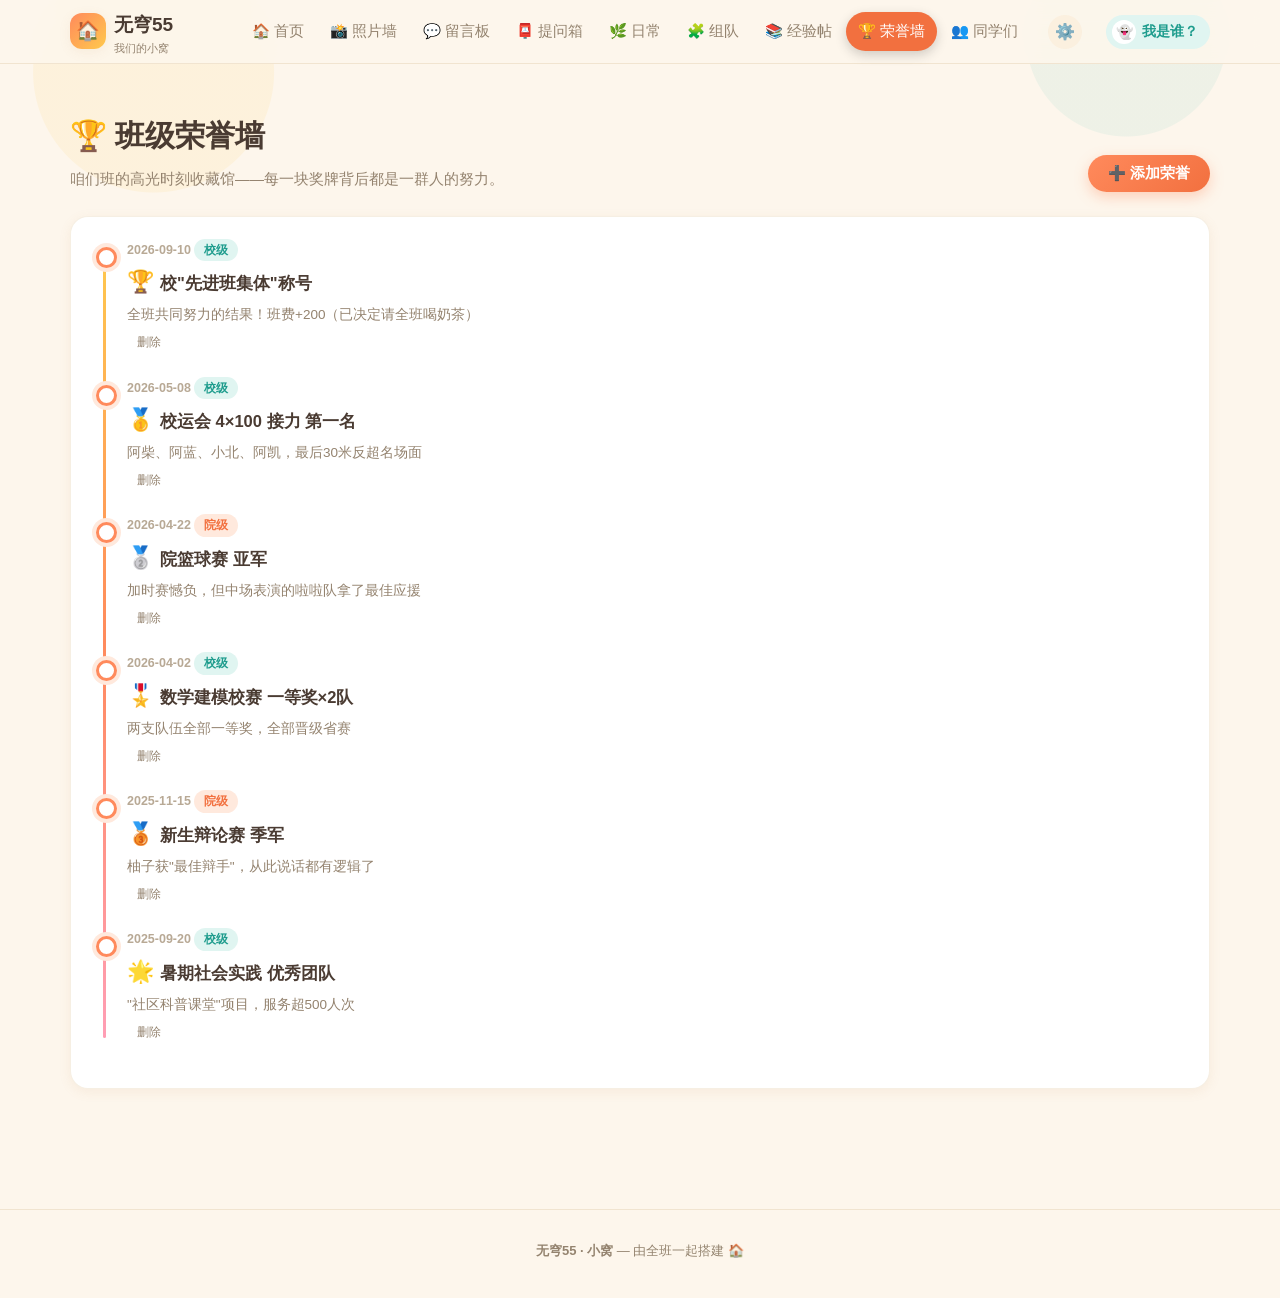
<file: honors.html>
<!DOCTYPE html>
<html lang="zh-CN">
<head>
<meta charset="UTF-8">
<meta name="viewport" content="width=device-width, initial-scale=1.0">
<title>荣誉墙 · 无穹55小窝 🏆</title>
<link rel="icon" href="data:image/svg+xml,<svg xmlns='http://www.w3.org/2000/svg' viewBox='0 0 100 100'><text y='.9em' font-size='90'>🏆</text></svg>">
<link rel="stylesheet" href="css/style.css">
<script src="js/theme.js"></script>
</head>
<body data-page="honors">

<nav class="nav">
  <div class="nav-inner">
    <div class="logo">
      <span class="logo-ico">🏠</span>
      <span>无穹55<small>我们的小窝</small></span>
    </div>
    <button class="nav-toggle" aria-label="菜单">☰</button>
    <div class="nav-links">
      <a href="index.html" data-nav="index">🏠 首页</a>
      <a href="photos.html" data-nav="photos">📸 照片墙</a>
      <a href="messages.html" data-nav="messages">💬 留言板</a>
      <a href="askbox.html" data-nav="ask">📮 提问箱</a>
      <a href="daily.html" data-nav="daily">🌿 日常</a>
      <a href="teams.html" data-nav="teams">🧩 组队</a>
      <a href="experience.html" data-nav="experience">📚 经验帖</a>
      <a href="honors.html" data-nav="honors">🏆 荣誉墙</a>
      <a href="members.html" data-nav="members">👥 同学们</a>
    </div>
    <button class="nav-gear" id="navGear" title="个性化">⚙️</button>
    <button class="nav-me" id="navMe"></button>
  </div>
</nav>

<div class="wrap">
  <div class="page-head" style="display:flex;align-items:flex-end;gap:16px;flex-wrap:wrap">
    <div style="flex:1;min-width:260px">
      <h1>🏆 班级荣誉墙</h1>
      <div class="sub">咱们班的高光时刻收藏馆——每一块奖牌背后都是一群人的努力。</div>
    </div>
    <button class="btn" id="newHonor">➕ 添加荣誉</button>
  </div>

  <div class="card">
    <div class="timeline" id="tlList"></div>
    <div class="empty" id="tlEmpty" style="display:none"><span class="e-ico">🏅</span>还没有荣誉记录，从第一块奖牌开始！</div>
  </div>
</div>

<footer class="footer"><b>无穹55 · 小窝</b> — 由全班一起搭建 🏠</footer>

<script src="js/common.js"></script>
<script src="js/api.js"></script>
<script src="js/seed.js"></script>
<script>
/* ---------- 荣誉墙逻辑 ---------- */
const LEVEL_CLS = { '国家级':'t5', '省级':'t4', '校级':'t2', '院级':'t1' };

function render(){
  const list = WQ.get('honors', []).slice().sort((a,b) => b.date.localeCompare(a.date));
  const box = document.getElementById('tlList');
  document.getElementById('tlEmpty').style.display = list.length ? 'none' : 'block';
  box.innerHTML = list.map(h => `
    <div class="tl-item">
      <div class="tl-date">${h.date} <span class="tag ${LEVEL_CLS[h.level]||'t3'}">${WQ.esc(h.level)}</span></div>
      <h3><span class="tl-medal">${h.icon||'🏅'}</span>${WQ.esc(h.title)}</h3>
      <p>${WQ.esc(h.desc||'')}</p>
      <button class="act" data-del="${h.id}" style="margin-top:4px;padding:2px 10px;font-size:12px">删除</button>
    </div>`).join('');
  box.querySelectorAll('[data-del]').forEach(b => b.onclick = () => {
    if (!confirm('删掉这条荣誉？')) return;
    WQ.set('honors', WQ.get('honors', []).filter(x => x.id !== b.dataset.del));
    render(); toast('已删除 🗑️');
  });
}

document.getElementById('newHonor').onclick = () => {
  ensureMe();
  const mask = document.createElement('div');
  mask.className = 'modal-mask show';
  mask.innerHTML = `
  <div class="modal">
    <h3>🏆 添加一项荣誉</h3>
    <div class="field"><label>荣誉名称</label>
      <input class="input" id="nhTitle" maxlength="40" placeholder="如：校运会 4×100 接力 第一名"></div>
    <div style="display:flex;gap:12px">
      <div class="field" style="flex:1"><label>级别</label>
        <select class="select" id="nhLevel"><option>班级</option><option>院级</option><option selected>校级</option><option>省级</option><option>国家级</option></select></div>
      <div class="field" style="flex:1"><label>日期</label>
        <input class="input" id="nhDate" type="date"></div>
    </div>
    <div class="field"><label>背后的小故事（可选）</label>
      <input class="input" id="nhDesc" maxlength="60" placeholder="如：最后30米反超名场面"></div>
    <div class="field"><label>奖牌图标</label>
      <div class="chips" id="nhIcons"></div></div>
    <div class="m-actions">
      <button class="btn ghost" id="nhCancel">取消</button>
      <button class="btn">挂上荣誉墙 ✨</button>
    </div>
  </div>`;
  document.body.appendChild(mask);
  const ICONS = ['🏆','🥇','🥈','🥉','🎖️','🌟','🏅','📜'];
  let icon = '🏆';
  const iconBox = mask.querySelector('#nhIcons');
  iconBox.innerHTML = ICONS.map(i => `<span class="chip ${i===icon?'on':''}" data-i="${i}" style="font-size:17px">${i}</span>`).join('');
  iconBox.querySelectorAll('.chip').forEach(c => c.onclick = () => {
    icon = c.dataset.i;
    iconBox.querySelectorAll('.chip').forEach(x => x.classList.toggle('on', x.dataset.i === icon));
  });
  mask.querySelector('#nhDate').value = new Date().toISOString().slice(0, 10);
  mask.querySelector('#nhCancel').onclick = () => mask.remove();
  mask.addEventListener('click', e => { if (e.target === mask) mask.remove(); });
  mask.querySelector('.m-actions .btn').onclick = () => {
    const title = mask.querySelector('#nhTitle').value.trim();
    const date = mask.querySelector('#nhDate').value;
    if (!title || !date) { toast('名称和日期要填哦'); return; }
    const list = WQ.get('honors', []);
    list.push({ id: WQ.uid(), icon, title, level: mask.querySelector('#nhLevel').value,
      date, desc: mask.querySelector('#nhDesc').value.trim() });
    WQ.set('honors', list);
    mask.remove(); render(); confetti(60); emojiBurst(['🏆', '🥇', '✨']); toast('荣誉 +1！为无穹55鼓掌 👏');
  };
};

render();
window.__wqRerender = render;
</script>
</body>
</html>
</file>
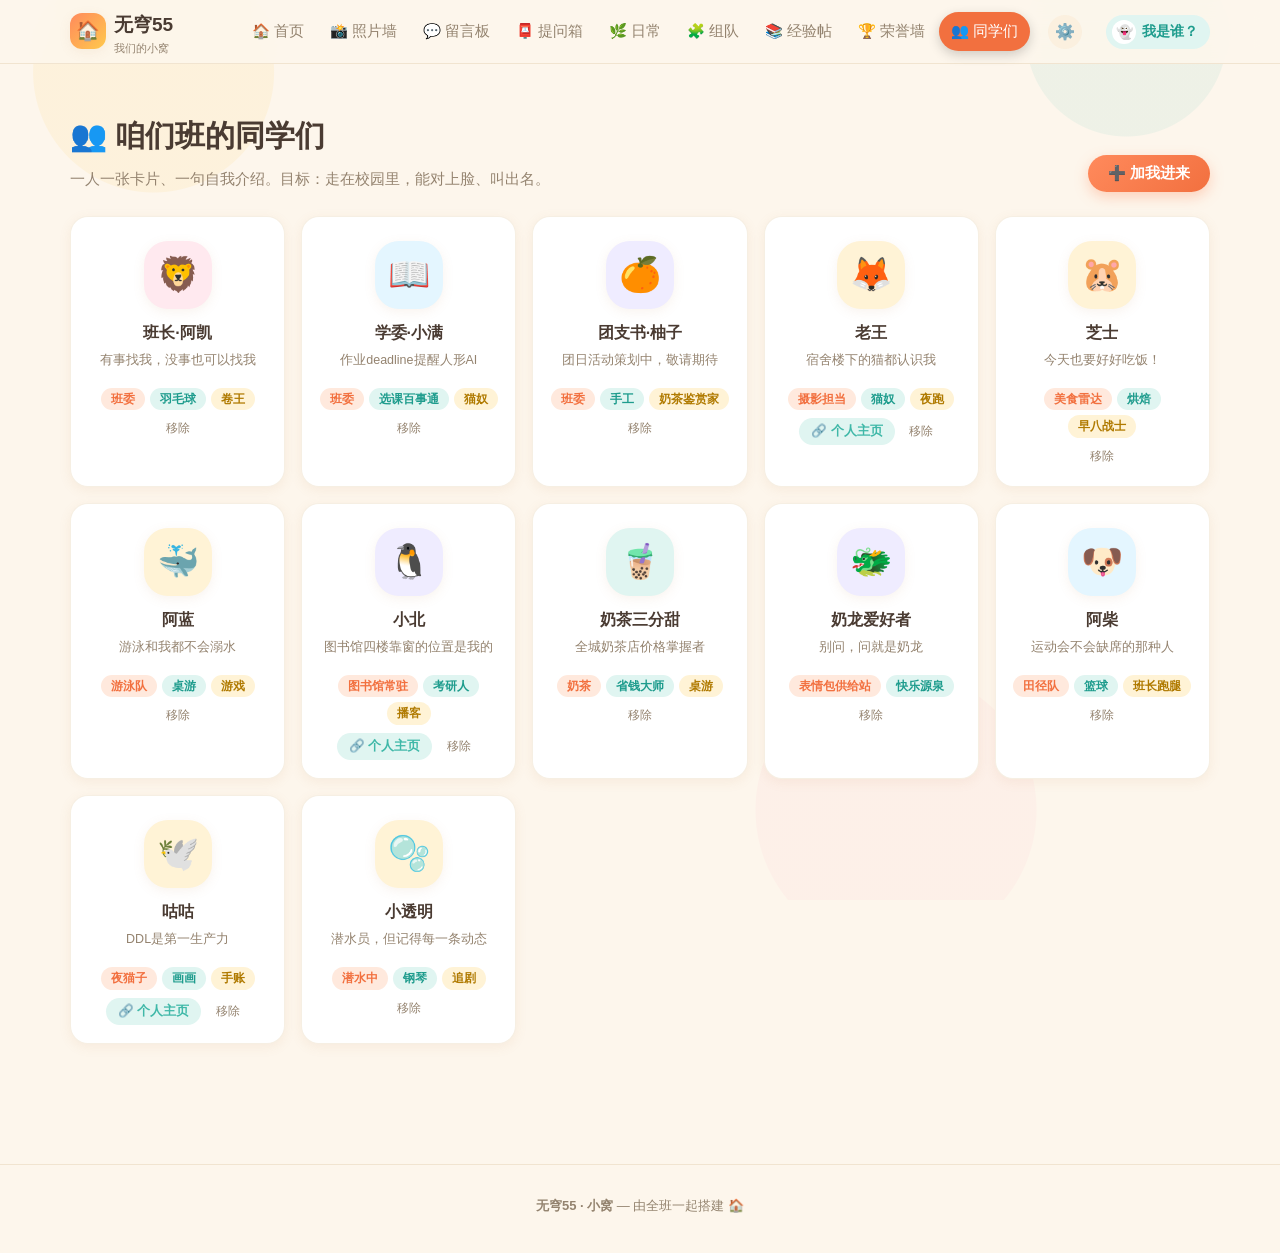
<file: members.html>
<!DOCTYPE html>
<html lang="zh-CN">
<head>
<meta charset="UTF-8">
<meta name="viewport" content="width=device-width, initial-scale=1.0">
<title>同学们 · 无穹55小窝 👥</title>
<link rel="icon" href="data:image/svg+xml,<svg xmlns='http://www.w3.org/2000/svg' viewBox='0 0 100 100'><text y='.9em' font-size='90'>👥</text></svg>">
<link rel="stylesheet" href="css/style.css">
<script src="js/theme.js"></script>
</head>
<body data-page="members">

<nav class="nav">
  <div class="nav-inner">
    <div class="logo">
      <span class="logo-ico">🏠</span>
      <span>无穹55<small>我们的小窝</small></span>
    </div>
    <button class="nav-toggle" aria-label="菜单">☰</button>
    <div class="nav-links">
      <a href="index.html" data-nav="index">🏠 首页</a>
      <a href="photos.html" data-nav="photos">📸 照片墙</a>
      <a href="messages.html" data-nav="messages">💬 留言板</a>
      <a href="askbox.html" data-nav="ask">📮 提问箱</a>
      <a href="daily.html" data-nav="daily">🌿 日常</a>
      <a href="teams.html" data-nav="teams">🧩 组队</a>
      <a href="experience.html" data-nav="experience">📚 经验帖</a>
      <a href="honors.html" data-nav="honors">🏆 荣誉墙</a>
      <a href="members.html" data-nav="members">👥 同学们</a>
    </div>
    <button class="nav-gear" id="navGear" title="个性化">⚙️</button>
    <button class="nav-me" id="navMe"></button>
  </div>
</nav>

<div class="wrap">
  <div class="page-head" style="display:flex;align-items:flex-end;gap:16px;flex-wrap:wrap">
    <div style="flex:1;min-width:260px">
      <h1>👥 咱们班的同学们</h1>
      <div class="sub">一人一张卡片、一句自我介绍。目标：走在校园里，能对上脸、叫出名。</div>
    </div>
    <button class="btn" id="newMember">➕ 加我进来</button>
  </div>

  <div class="member-grid" id="memberGrid"></div>
  <div class="empty" id="memberEmpty" style="display:none"><span class="e-ico">👤</span>还没有人登记，来当第一个！</div>
</div>

<footer class="footer"><b>无穹55 · 小窝</b> — 由全班一起搭建 🏠</footer>

<script src="js/common.js"></script>
<script src="js/api.js"></script>
<script src="js/seed.js"></script>
<script>
/* ---------- 成员墙逻辑 ---------- */
const TAG_CLS = ['t1','t2','t3','t4','t5'];

function render(){
  const list = WQ.get('members', []);
  const box = document.getElementById('memberGrid');
  document.getElementById('memberEmpty').style.display = list.length ? 'none' : 'block';
  box.innerHTML = list.map(m => `
    <div class="card member">
      <div class="m-emoji" style="${WQ.pastelOf(m.name)}">${m.emo || WQ.avatarOf(m.name)}</div>
      <b>${WQ.esc(m.name)}</b>
      <div class="m-tagline">${WQ.esc(m.tagline || '这个人很懒，还没写介绍')}</div>
      <div class="m-tags">${(m.tags||[]).map((t,i) => `<span class="tag ${TAG_CLS[i%5]}">${WQ.esc(t)}</span>`).join(' ')}</div>
      ${m.link ? `<a class="m-link" href="${WQ.esc(m.link)}" target="_blank" rel="noopener">🔗 个人主页</a>` : ''}
      <button class="act" data-del="${m.id}" style="padding:2px 10px;font-size:12px;margin-top:8px">移除</button>
    </div>`).join('');
  box.querySelectorAll('[data-del]').forEach(b => b.onclick = () => {
    if (!confirm('把这位同学从成员墙移除？')) return;
    WQ.set('members', WQ.get('members', []).filter(x => x.id !== b.dataset.del));
    render(); toast('已移除');
  });
}

document.getElementById('newMember').onclick = () => {
  ensureMe();
  const mask = document.createElement('div');
  mask.className = 'modal-mask show';
  mask.innerHTML = `
  <div class="modal">
    <h3>👥 登记一张成员卡</h3>
    <div class="field"><label>昵称 / 姓名</label>
      <input class="input" id="nmName" maxlength="12" placeholder="如：老王"></div>
    <div class="field"><label>一句自我介绍</label>
      <input class="input" id="nmTagline" maxlength="30" placeholder="如：宿舍楼下的猫都认识我"></div>
    <div class="field"><label>标签（用空格分隔）</label>
      <input class="input" id="nmTags" maxlength="40" placeholder="如：摄影担当 猫奴 夜跑"></div>
    <div class="field"><label>个人主页链接（选填）</label>
      <input class="input" id="nmLink" placeholder="如：https://github.com/你 或博客地址"></div>
    <div class="field"><label>选个头像</label>
      <div class="chips" id="nmEmos"></div></div>
    <div class="m-actions">
      <button class="btn ghost" id="nmCancel">取消</button>
      <button class="btn">上墙 🙋</button>
    </div>
  </div>`;
  document.body.appendChild(mask);
  const EMOS = ['🐧','🐯','🐼','🦊','🐰','🐸','🐙','🦄','🐨','🐷','🐵','🦁','🐮','🐔','🦉','🐲','🐳','🍞','🧋','🌻'];
  let emo = '🐧';
  const em = mask.querySelector('#nmEmos');
  em.innerHTML = EMOS.map(i => `<span class="chip ${i===emo?'on':''}" data-i="${i}" style="font-size:17px">${i}</span>`).join('');
  em.querySelectorAll('.chip').forEach(c => c.onclick = () => {
    emo = c.dataset.i;
    em.querySelectorAll('.chip').forEach(x => x.classList.toggle('on', x.dataset.i === emo));
  });
  const me = getMe();
  if (me) mask.querySelector('#nmName').value = me.name;
  mask.querySelector('#nmCancel').onclick = () => mask.remove();
  mask.addEventListener('click', e => { if (e.target === mask) mask.remove(); });
  mask.querySelector('.m-actions .btn').onclick = () => {
    const name = mask.querySelector('#nmName').value.trim();
    if (!name) { toast('得有个名字呀'); return; }
    const link = mask.querySelector('#nmLink').value.trim();
    if (link && !/^https?:\/\//.test(link)) { toast('主页链接要以 http(s):// 开头哦'); return; }
    const list = WQ.get('members', []);
    list.push({
      id: WQ.uid(), name, emo,
      tagline: mask.querySelector('#nmTagline').value.trim(),
      tags: mask.querySelector('#nmTags').value.trim().split(/\s+/).filter(Boolean).slice(0, 4),
      link: link || undefined,
    });
    WQ.set('members', list);
    mask.remove(); render();
    emojiBurst(['🙋', '🏠', '🎉']);
    toast('欢迎上墙！🎉');
  };
};

render();
window.__wqRerender = render;
</script>
</body>
</html>
</file>
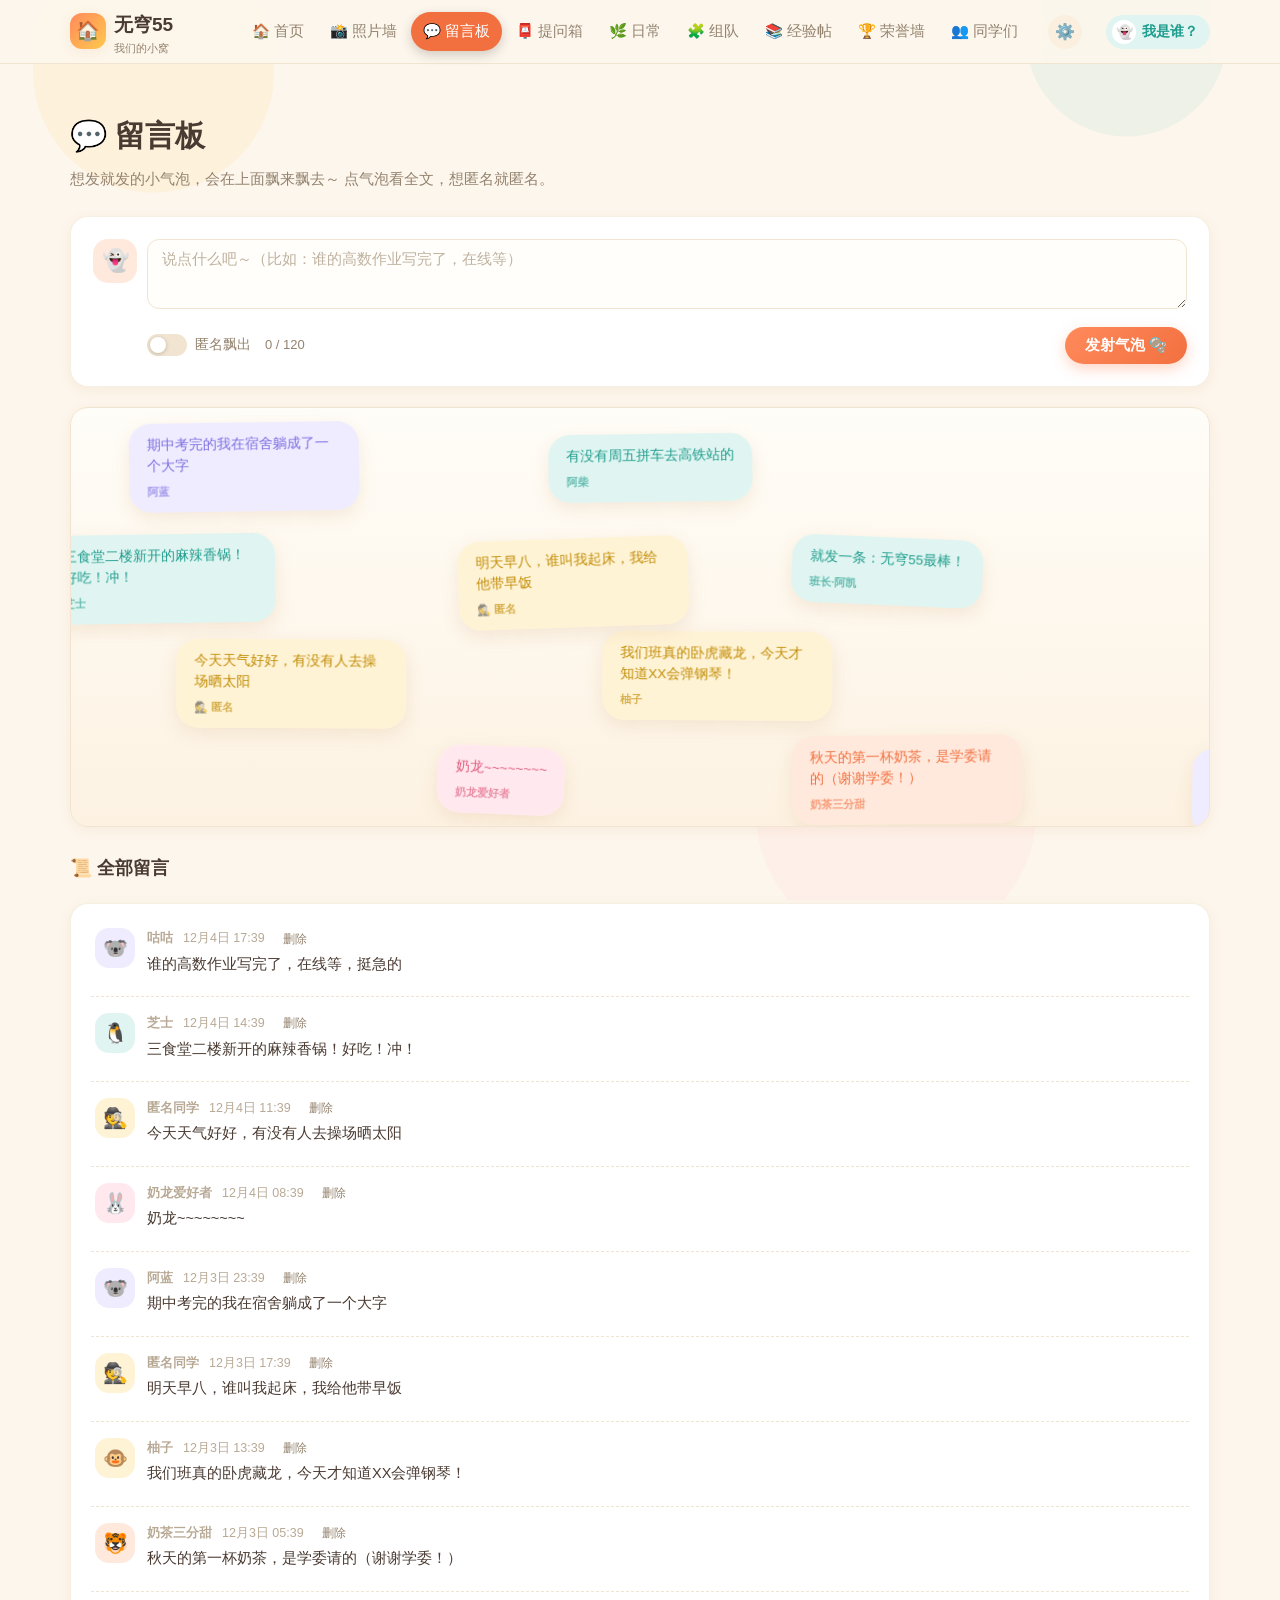
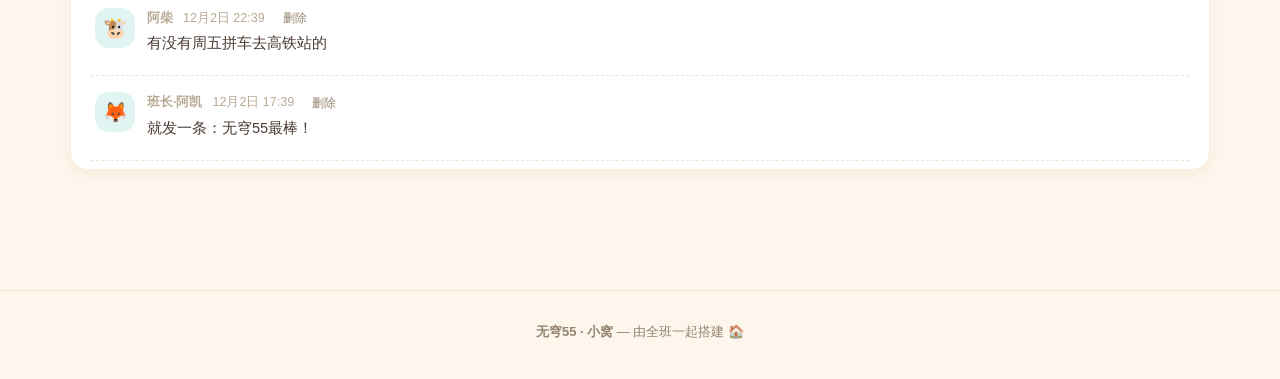
<file: messages.html>
<!DOCTYPE html>
<html lang="zh-CN">
<head>
<meta charset="UTF-8">
<meta name="viewport" content="width=device-width, initial-scale=1.0">
<title>留言板 · 无穹55小窝 💬</title>
<link rel="icon" href="data:image/svg+xml,<svg xmlns='http://www.w3.org/2000/svg' viewBox='0 0 100 100'><text y='.9em' font-size='90'>💬</text></svg>">
<link rel="stylesheet" href="css/style.css">
<script src="js/theme.js"></script>
</head>
<body data-page="messages">

<nav class="nav">
  <div class="nav-inner">
    <div class="logo">
      <span class="logo-ico">🏠</span>
      <span>无穹55<small>我们的小窝</small></span>
    </div>
    <button class="nav-toggle" aria-label="菜单">☰</button>
    <div class="nav-links">
      <a href="index.html" data-nav="index">🏠 首页</a>
      <a href="photos.html" data-nav="photos">📸 照片墙</a>
      <a href="messages.html" data-nav="messages">💬 留言板</a>
      <a href="askbox.html" data-nav="ask">📮 提问箱</a>
      <a href="daily.html" data-nav="daily">🌿 日常</a>
      <a href="teams.html" data-nav="teams">🧩 组队</a>
      <a href="experience.html" data-nav="experience">📚 经验帖</a>
      <a href="honors.html" data-nav="honors">🏆 荣誉墙</a>
      <a href="members.html" data-nav="members">👥 同学们</a>
    </div>
    <button class="nav-gear" id="navGear" title="个性化">⚙️</button>
    <button class="nav-me" id="navMe"></button>
  </div>
</nav>

<div class="wrap">
  <div class="page-head">
    <h1>💬 留言板</h1>
    <div class="sub">想发就发的小气泡，会在上面飘来飘去～ 点气泡看全文，想匿名就匿名。</div>
  </div>

  <div class="card composer" style="margin-bottom:20px">
    <div class="c-row">
      <div class="c-avatar" id="myAvatar" style="width:44px;height:44px;border-radius:15px;display:flex;align-items:center;justify-content:center;font-size:22px"></div>
      <div class="c-main">
        <textarea class="textarea" id="msgText" maxlength="120" placeholder="说点什么吧～（比如：谁的高数作业写完了，在线等）" style="min-height:70px"></textarea>
        <div class="c-tools">
          <label class="switch"><input type="checkbox" id="msgAnon"><span class="track"></span>匿名飘出</label>
          <span class="small muted" id="counter">0 / 120</span>
          <span class="spacer"></span>
          <button class="btn" id="msgSend">发射气泡 🫧</button>
        </div>
      </div>
    </div>
  </div>

  <div class="bubble-pool" id="bubblePool"></div>

  <h3 style="margin:26px 0 6px;font-size:18px">📜 全部留言</h3>
  <div class="msg-list card" id="msgList" style="padding:8px 20px"></div>
</div>

<footer class="footer"><b>无穹55 · 小窝</b> — 由全班一起搭建 🏠</footer>

<script src="js/common.js"></script>
<script src="js/api.js"></script>
<script src="js/seed.js"></script>
<script>
/* ---------- 留言板逻辑 ---------- */
function renderAvatar(){
  const me = ensureMe(false);
  const el = document.getElementById('myAvatar');
  el.textContent = me ? WQ.avatarOf(me.name) : '👻';
  el.style.cssText += WQ.pastelOf(me ? me.name : 'x');
}

document.getElementById('msgText').addEventListener('input', e =>
  document.getElementById('counter').textContent = `${e.target.value.length} / 120`);

document.getElementById('msgSend').onclick = () => {
  const me = ensureMe();
  if (!me) return;
  const text = document.getElementById('msgText').value.trim();
  const anon = document.getElementById('msgAnon').checked;
  if (!text) { toast('气泡里得有点字呀～'); return; }
  const msgs = WQ.get('messages', []);
  msgs.push({ id: WQ.uid(), text, by: anon ? null : me.name, anon, ts: Date.now() });
  WQ.set('messages', msgs);
  document.getElementById('msgText').value = '';
  document.getElementById('counter').textContent = '0 / 120';
  document.getElementById('msgAnon').checked = false;
  renderBubbles(); renderList();
  emojiBurst(['🫧', '💬', '✨']);
  toast(anon ? '匿名气泡飘出去了 🕵️' : '气泡发射成功！🫧');
};

/* ---- 流动气泡引擎：4 条车道恒速平移（相邻反向）+ 轻微浮动 + 穿边循环 ---- */
let bubAnim = null;   // rAF 句柄
let bubData = [];     // 每个气泡的运动状态

function stopBubLoop(){ if (bubAnim) cancelAnimationFrame(bubAnim); bubAnim = null; }
function startBubLoop(){
  if (bubAnim || !bubData.length || document.hidden) return;  // 后台标签页不启动，回前台再续
  const pool = document.getElementById('bubblePool');
  let last = performance.now();
  const step = t => {
    const dt = Math.min(60, t - last) / 1000; last = t;
    const W = pool.clientWidth;
    for (const b of bubData) {
      const slow = b.hover ? .25 : 1;                    // 悬停时减速，方便点开阅读
      b.bobPhase += 1.4 * dt * slow;
      b.x += b.vx * dt * slow;                           // 车道恒速平移
      b.y = b.laneY + Math.sin(b.bobPhase) * 3;          // 上下仅轻微浮动
      b.scale += ((b.hover ? 1.09 : 1) - b.scale) * .12;
      const w = b.el.offsetWidth;
      if (b.vx > 0 && b.x > W + 30) b.x = -w - 20;       // 穿边循环
      else if (b.vx < 0 && b.x < -w - 30) b.x = W + 20;
      b.el.style.transform = `translate(${b.x.toFixed(1)}px,${b.y.toFixed(1)}px) rotate(${b.rot.toFixed(2)}deg) scale(${b.scale.toFixed(3)})`;
    }
    bubAnim = requestAnimationFrame(step);
  };
  bubAnim = requestAnimationFrame(step);
}

function openMsgModal(id){
  const m = WQ.get('messages', []).find(x => x.id === id);
  if (!m) return;
  const mask = document.createElement('div');
  mask.className = 'modal-mask show';
  mask.innerHTML = `<div class="modal">
    <div style="font-size:15.5px;line-height:1.9;padding:6px 2px;white-space:pre-wrap;word-break:break-all">${WQ.esc(m.text)}</div>
    <div class="small muted" style="text-align:right;margin-top:10px">${m.anon ? '🕵️ 匿名同学' : WQ.esc(m.by)} · ${WQ.fmt(m.ts)}</div>
    <div class="m-actions"><button class="btn ghost" id="bubClose">关掉</button></div>
  </div>`;
  document.body.appendChild(mask);
  mask.addEventListener('click', e => { if (e.target === mask) mask.remove(); });
  mask.querySelector('#bubClose').onclick = () => mask.remove();
}

function renderBubbles(){
  const pool = document.getElementById('bubblePool');
  const msgs = WQ.get('messages', []).slice().sort((a,b) => b.ts - a.ts).slice(0, 12);
  stopBubLoop();
  pool.innerHTML = '';
  bubData = [];
  const W = pool.clientWidth || 1000, H = pool.clientHeight || 420;
  // 车道模型：池子分 4 条水平车道，每条恒速流动、相邻方向相反 —— 规律且持续
  const LANES = 4;
  const lanePos = new Array(LANES).fill(0);          // 每条车道已放置的气泡数（用于均布）
  const laneTotal = Math.max(1, Math.ceil(msgs.length / LANES));
  msgs.forEach((m, i) => {
    const el = document.createElement('div');
    el.className = 'bub';
    el.style.cssText = WQ.pastelOf(m.id + m.by);
    const short = m.text.length > 42 ? m.text.slice(0, 40) + '…' : m.text;
    el.innerHTML = `${WQ.esc(short)}<span class="who">${m.anon ? '🕵️ 匿名' : WQ.esc(m.by)}</span>`;
    el.style.zIndex = 2 + (i % 3);
    pool.appendChild(el);
    const lane = i === 0 ? LANES - 1 : i % LANES;                       // 最新一条走最下车道，从左侧驶入
    const slot = lanePos[lane]++;                                       // 同车道均布，避免初始重叠（同速不会自己分开）
    const b = {
      el, hover: false, scale: 1,
      laneY: (lane + .5) / LANES * H - 34 + (Math.random() - .5) * 20,
      x: i === 0 ? -240 : (slot + Math.random() * .3) / laneTotal * W,
      y: 0,
      vx: (24 + lane * 7) * (lane % 2 ? -1 : 1),
      bobPhase: Math.random() * Math.PI * 2,
      rot: (Math.random() - .5) * 5,
    };
    b.y = b.laneY;
    el.addEventListener('mouseenter', () => b.hover = true);
    el.addEventListener('mouseleave', () => b.hover = false);
    el.addEventListener('click', () => openMsgModal(m.id));
    // 立即落位（即使页面在后台、动画未启动，气泡也是散开状态而非堆在角落）
    el.style.transform = `translate(${b.x.toFixed(1)}px,${b.y.toFixed(1)}px) rotate(${b.rot.toFixed(2)}deg)`;
    bubData.push(b);
  });
  startBubLoop();
}

/* 页面切到后台时暂停流动，回来继续（省电） */
document.addEventListener('visibilitychange', () => {
  if (document.hidden) stopBubLoop();
  else startBubLoop();
});

/* ---- 列表 ---- */
function renderList(){
  const msgs = WQ.get('messages', []).slice().sort((a,b) => b.ts - a.ts);
  const box = document.getElementById('msgList');
  if (!msgs.length){ box.innerHTML = `<div class="empty"><span class="e-ico">💬</span>还没有留言，发第一条！</div>`; return; }
  box.innerHTML = msgs.map(m => `
    <div class="msg-item">
      <div class="m-avatar" style="${WQ.pastelOf(m.id + m.by)}">${m.anon ? '🕵️' : WQ.avatarOf(m.by)}</div>
      <div class="m-body">
        <div class="m-meta"><b>${m.anon ? '匿名同学' : WQ.esc(m.by)}</b><span>${WQ.fmt(m.ts)}</span>
          <button class="act" style="padding:2px 8px;font-size:12px" data-del="${m.id}">删除</button>
        </div>
        <div class="m-text">${WQ.esc(m.text)}</div>
      </div>
    </div>`).join('');
  box.querySelectorAll('[data-del]').forEach(b => b.onclick = () => {
    if (!confirm('删掉这条留言？')) return;
    WQ.set('messages', WQ.get('messages', []).filter(x => x.id !== b.dataset.del));
    renderBubbles(); renderList(); toast('已删除 🗑️');
  });
}

let rsT;
window.addEventListener('resize', () => { clearTimeout(rsT); rsT = setTimeout(renderBubbles, 300); });

renderAvatar(); renderBubbles(); renderList();
window.__wqRerender = () => { renderBubbles(); renderList(); };
</script>
</body>
</html>
</file>
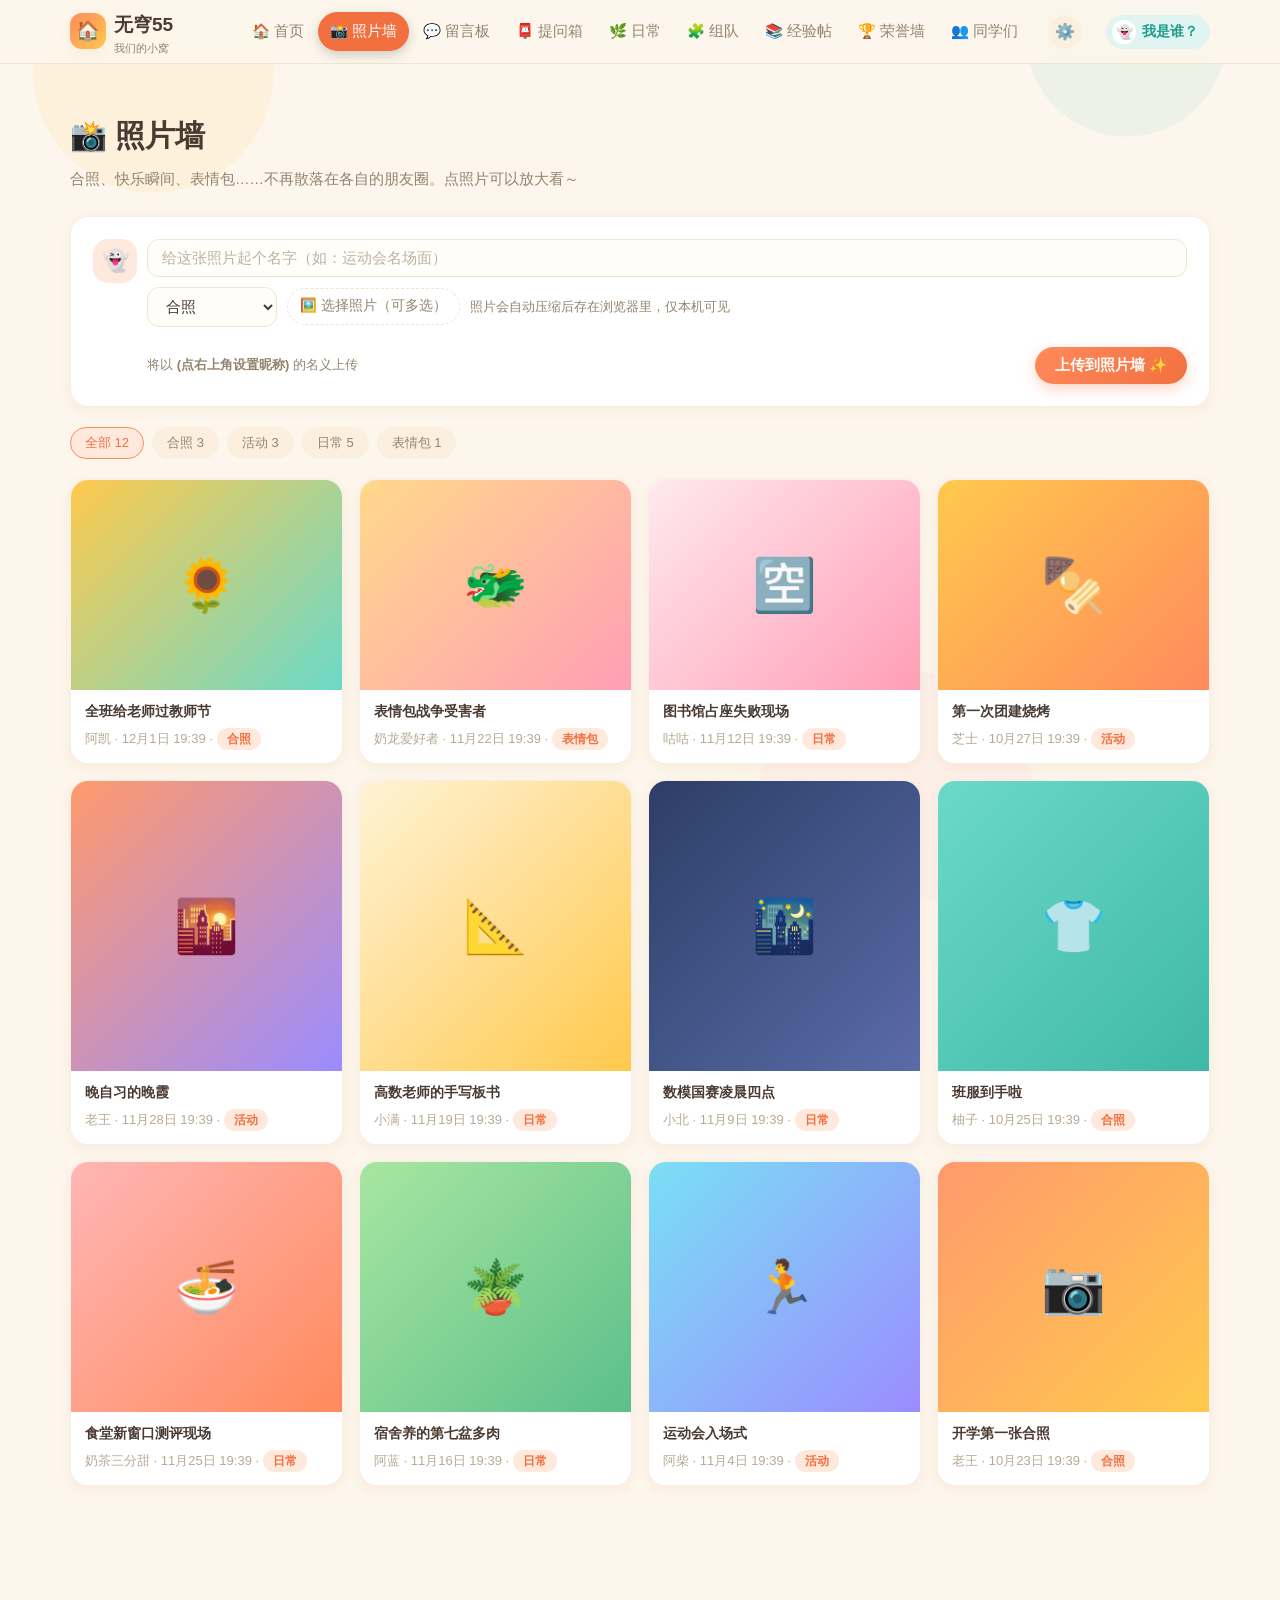
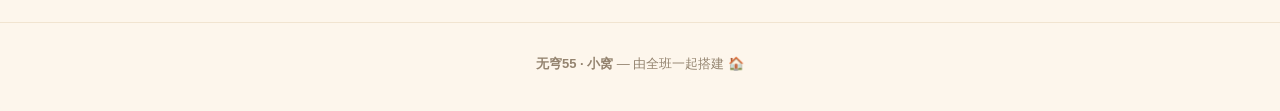
<file: photos.html>
<!DOCTYPE html>
<html lang="zh-CN">
<head>
<meta charset="UTF-8">
<meta name="viewport" content="width=device-width, initial-scale=1.0">
<title>照片墙 · 无穹55小窝 📸</title>
<link rel="icon" href="data:image/svg+xml,<svg xmlns='http://www.w3.org/2000/svg' viewBox='0 0 100 100'><text y='.9em' font-size='90'>📸</text></svg>">
<link rel="stylesheet" href="css/style.css">
<script src="js/theme.js"></script>
</head>
<body data-page="photos">

<nav class="nav">
  <div class="nav-inner">
    <div class="logo">
      <span class="logo-ico">🏠</span>
      <span>无穹55<small>我们的小窝</small></span>
    </div>
    <button class="nav-toggle" aria-label="菜单">☰</button>
    <div class="nav-links">
      <a href="index.html" data-nav="index">🏠 首页</a>
      <a href="photos.html" data-nav="photos">📸 照片墙</a>
      <a href="messages.html" data-nav="messages">💬 留言板</a>
      <a href="askbox.html" data-nav="ask">📮 提问箱</a>
      <a href="daily.html" data-nav="daily">🌿 日常</a>
      <a href="teams.html" data-nav="teams">🧩 组队</a>
      <a href="experience.html" data-nav="experience">📚 经验帖</a>
      <a href="honors.html" data-nav="honors">🏆 荣誉墙</a>
      <a href="members.html" data-nav="members">👥 同学们</a>
    </div>
    <button class="nav-gear" id="navGear" title="个性化">⚙️</button>
    <button class="nav-me" id="navMe"></button>
  </div>
</nav>

<div class="wrap">
  <div class="page-head">
    <h1>📸 照片墙</h1>
    <div class="sub">合照、快乐瞬间、表情包……不再散落在各自的朋友圈。点照片可以放大看～</div>
  </div>

  <div class="card composer" style="margin-bottom:20px">
    <div class="c-row">
      <div class="c-avatar" id="myAvatar" style="width:44px;height:44px;border-radius:15px;display:flex;align-items:center;justify-content:center;font-size:22px"></div>
      <div class="c-main">
        <input class="input" id="phTitle" maxlength="30" placeholder="给这张照片起个名字（如：运动会名场面）">
        <div style="display:flex;gap:10px;margin-top:10px;flex-wrap:wrap;align-items:center">
          <select class="select" id="phCat" style="width:130px">
            <option>合照</option><option>活动</option><option>日常</option><option>表情包</option>
          </select>
          <label class="img-pick">🖼️ 选择照片（可多选）
            <input type="file" id="phFile" accept="image/*" multiple hidden>
          </label>
          <span class="small muted">照片会自动压缩后存在浏览器里，仅本机可见</span>
        </div>
        <div class="preview-imgs" id="phPreview"></div>
        <div class="c-tools">
          <span class="small muted">将以 <b id="whoami">?</b> 的名义上传</span>
          <span class="spacer"></span>
          <button class="btn" id="phUpload">上传到照片墙 ✨</button>
        </div>
      </div>
    </div>
  </div>

  <div class="filters" id="catFilter"></div>
  <div class="masonry" id="photoGrid"></div>
  <div class="empty" id="photoEmpty" style="display:none"><span class="e-ico">🖼️</span>这个分类还没有照片，来传第一张！</div>
</div>

<footer class="footer"><b>无穹55 · 小窝</b> — 由全班一起搭建 🏠</footer>

<script src="js/common.js"></script>
<script src="js/api.js"></script>
<script src="js/seed.js"></script>
<script>
/* ---------- 照片墙逻辑 ---------- */
let curCat = '全部';
let pending = [];   // [{title,cat,dataUrl}]

const CATS = ['全部', '合照', '活动', '日常', '表情包'];

function renderAvatar(){
  const me = ensureMe(false);
  const el = document.getElementById('myAvatar');
  el.textContent = me ? WQ.avatarOf(me.name) : '👻';
  el.style.cssText += WQ.pastelOf(me ? me.name : 'x');
  document.getElementById('whoami').textContent = me ? me.name : '(点右上角设置昵称)';
}

function renderFilters(){
  const photos = WQ.get('photos', []);
  document.getElementById('catFilter').innerHTML = CATS.map(c => {
    const n = c === '全部' ? photos.length : photos.filter(p => p.cat === c).length;
    return `<span class="chip ${c===curCat?'on':''}" data-c="${c}">${c} ${n}</span>`;
  }).join('');
  document.querySelectorAll('#catFilter .chip').forEach(ch =>
    ch.onclick = () => { curCat = ch.dataset.c; renderFilters(); renderGrid(); });
}

function phInner(p){
  if (p.dataUrl) return `<img src="${p.dataUrl}" alt="${WQ.esc(p.title)}" style="cursor:zoom-in">`;
  // 占位图高度按 id 取 210/250/290 三档，让瀑布流有错落感
  const h = [210, 250, 290][Math.abs([...String(p.id)].reduce((a,c)=>a+c.codePointAt(0),0)) % 3];
  return `<div class="ph-holder" style="background:${p.grad};height:${h}px;cursor:zoom-in">${p.emo||'🖼️'}</div>`;
}

function renderGrid(){
  const photos = WQ.get('photos', []).slice().sort((a,b) => b.date - a.date);
  const list = curCat === '全部' ? photos : photos.filter(p => p.cat === curCat);
  document.getElementById('photoEmpty').style.display = list.length ? 'none' : 'block';
  document.getElementById('photoGrid').innerHTML = list.map(p => `
    <div class="photo" data-id="${p.id}">
      <div onclick="viewPhoto('${p.id}')">${phInner(p)}</div>
      <button class="del" title="删除" onclick="delPhoto(event,'${p.id}')">✕</button>
      <div class="cap"><b>${WQ.esc(p.title)}</b>
        <span class="small">${WQ.esc(p.by)} · ${WQ.fmt(p.date)} · <span class="tag t1">${WQ.esc(p.cat)}</span></span>
      </div>
    </div>`).join('');
}

window.viewPhoto = id => {
  const p = WQ.get('photos', []).find(x => x.id === id);
  if (!p) return;
  openLightbox(p.dataUrl || p.grad, `${p.title} · ${p.by}`, !p.dataUrl);
};
window.delPhoto = (e, id) => {
  e.stopPropagation();
  if (!confirm('确定删掉这张照片吗？')) return;
  WQ.set('photos', WQ.get('photos', []).filter(x => x.id !== id));
  renderFilters(); renderGrid(); toast('已删除 🗑️');
};

/* 上传 */
document.getElementById('phFile').addEventListener('change', async e => {
  const me = ensureMe();
  if (!me) { e.target.value = ''; return; }
  for (const f of e.target.files) {
    try {
      const dataUrl = await compressImage(f);
      pending.push({ title: document.getElementById('phTitle').value.trim() || f.name.replace(/\.[^.]+$/, ''), cat: document.getElementById('phCat').value, dataUrl });
    } catch { toast('这张图读不出来，换一张试试？'); }
  }
  e.target.value = '';
  renderPreview();
});
function renderPreview(){
  document.getElementById('phPreview').innerHTML = pending.map((p,i) => `
    <div class="pv"><img src="${p.dataUrl}"><button class="x" data-i="${i}">✕</button></div>`).join('');
  document.querySelectorAll('#phPreview .x').forEach(b => b.onclick = () => { pending.splice(+b.dataset.i,1); renderPreview(); });
}
document.getElementById('phUpload').onclick = () => {
  const me = ensureMe();
  if (!me) return;
  if (!pending.length) { toast('先选一张照片嘛 📷'); return; }
  const title = document.getElementById('phTitle').value.trim();
  const cat = document.getElementById('phCat').value;
  const photos = WQ.get('photos', []);
  pending.forEach((p, i) => photos.push({
    id: WQ.uid(), title: (pending.length > 1 && title ? title + ' ' + (i+1) : (p.title || title)) || '未命名照片',
    cat: p.cat || cat, dataUrl: p.dataUrl, by: me.name, date: Date.now() - i,
  }));
  const ok = WQ.set('photos', photos);
  if (ok) { pending = []; renderPreview(); document.getElementById('phTitle').value = ''; renderFilters(); renderGrid(); emojiBurst(['📸', '✨', '🎉']); toast('上传成功，感谢投喂！🎉'); }
};

renderAvatar(); renderFilters(); renderGrid();
window.__wqRerender = () => { renderFilters(); renderGrid(); };
</script>
</body>
</html>
</file>
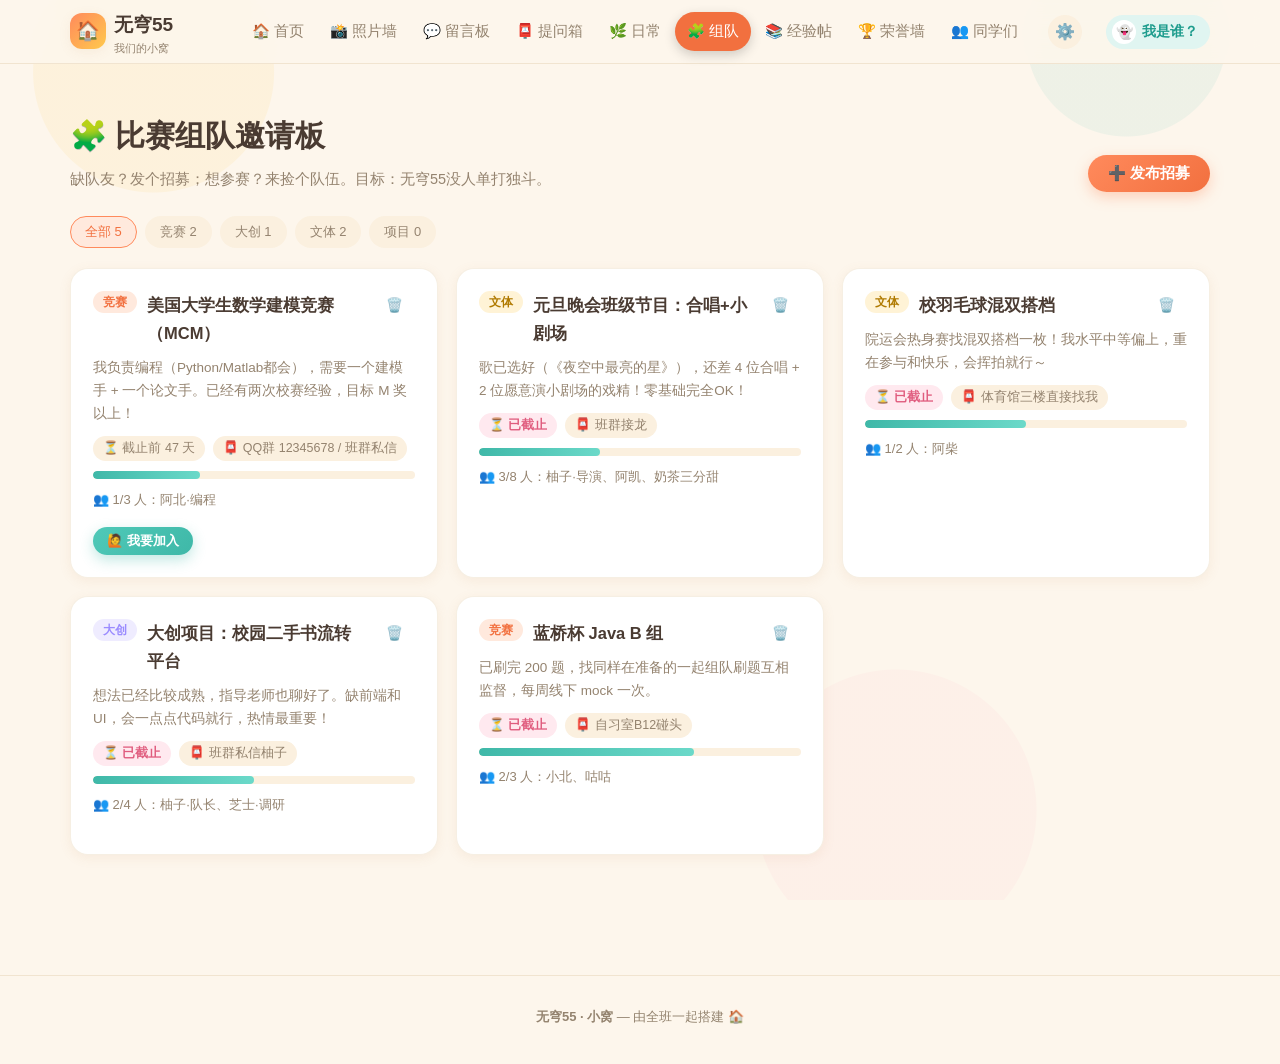
<file: teams.html>
<!DOCTYPE html>
<html lang="zh-CN">
<head>
<meta charset="UTF-8">
<meta name="viewport" content="width=device-width, initial-scale=1.0">
<title>组队邀请板 · 无穹55小窝 🧩</title>
<link rel="icon" href="data:image/svg+xml,<svg xmlns='http://www.w3.org/2000/svg' viewBox='0 0 100 100'><text y='.9em' font-size='90'>🧩</text></svg>">
<link rel="stylesheet" href="css/style.css">
<script src="js/theme.js"></script>
</head>
<body data-page="teams">

<nav class="nav">
  <div class="nav-inner">
    <div class="logo">
      <span class="logo-ico">🏠</span>
      <span>无穹55<small>我们的小窝</small></span>
    </div>
    <button class="nav-toggle" aria-label="菜单">☰</button>
    <div class="nav-links">
      <a href="index.html" data-nav="index">🏠 首页</a>
      <a href="photos.html" data-nav="photos">📸 照片墙</a>
      <a href="messages.html" data-nav="messages">💬 留言板</a>
      <a href="askbox.html" data-nav="ask">📮 提问箱</a>
      <a href="daily.html" data-nav="daily">🌿 日常</a>
      <a href="teams.html" data-nav="teams">🧩 组队</a>
      <a href="experience.html" data-nav="experience">📚 经验帖</a>
      <a href="honors.html" data-nav="honors">🏆 荣誉墙</a>
      <a href="members.html" data-nav="members">👥 同学们</a>
    </div>
    <button class="nav-gear" id="navGear" title="个性化">⚙️</button>
    <button class="nav-me" id="navMe"></button>
  </div>
</nav>

<div class="wrap">
  <div class="page-head" style="display:flex;align-items:flex-end;gap:16px;flex-wrap:wrap">
    <div style="flex:1;min-width:260px">
      <h1>🧩 比赛组队邀请板</h1>
      <div class="sub">缺队友？发个招募；想参赛？来捡个队伍。目标：无穹55没人单打独斗。</div>
    </div>
    <button class="btn" id="newTeam">➕ 发布招募</button>
  </div>

  <div class="filters" id="typeFilter"></div>
  <div class="team-grid" id="teamGrid"></div>
  <div class="empty" id="teamEmpty" style="display:none"><span class="e-ico">🧩</span>这个分类下还没有招募，发一个！</div>
</div>

<footer class="footer"><b>无穹55 · 小窝</b> — 由全班一起搭建 🏠</footer>

<script src="js/common.js"></script>
<script src="js/api.js"></script>
<script src="js/seed.js"></script>
<script>
/* ---------- 组队板逻辑 ---------- */
const TYPES = ['全部', '竞赛', '大创', '文体', '项目'];
const TYPE_CLS = { '竞赛':'t1', '大创':'t5', '文体':'t3', '项目':'t2' };
let curType = '全部';

function renderFilter(){
  const teams = WQ.get('teams', []);
  document.getElementById('typeFilter').innerHTML = TYPES.map(tp => {
    const n = tp === '全部' ? teams.length : teams.filter(x => x.type === tp).length;
    return `<span class="chip ${tp===curType?'on':''}" data-t="${tp}">${tp} ${n}</span>`;
  }).join('');
  document.querySelectorAll('#typeFilter .chip').forEach(c =>
    c.onclick = () => { curType = c.dataset.t; renderFilter(); renderGrid(); });
}

function renderGrid(){
  let teams = WQ.get('teams', []).slice()
    .sort((a,b) => (a.members.length/a.need - b.members.length/b.need) || new Date(a.deadline) - new Date(b.deadline));
  if (curType !== '全部') teams = teams.filter(x => x.type === curType);
  document.getElementById('teamEmpty').style.display = teams.length ? 'none' : 'block';
  document.getElementById('teamGrid').innerHTML = teams.map(t => {
    const n = t.members.length, full = n >= t.need;
    const days = WQ.daysToDate(t.deadline);
    const dd = days > 0 ? `截止前 ${days} 天` : (days === 0 ? '今天截止！' : '已截止');
    return `
    <div class="card team-card ${full?'full':''}">
      <div class="tc-head">
        <span class="tag ${TYPE_CLS[t.type]||'t2'}">${WQ.esc(t.type)}</span>
        <h3>${WQ.esc(t.title)}</h3>
        <button class="act" data-del="${t.id}" title="删除">🗑️</button>
      </div>
      <div class="tc-desc">${WQ.esc(t.desc)}</div>
      <div class="tc-meta">
        <span class="${days <= 7 && !full ? 'urgent' : ''}">⏳ ${dd}</span>
        <span>📮 ${WQ.esc(t.contact)}</span>
      </div>
      <div class="tc-bar"><i style="width:${Math.min(100, n / t.need * 100)}%"></i></div>
      <div class="tc-members">👥 ${n}/${t.need} 人：${t.members.map(m => WQ.esc(m)).join('、')}${full ? ' —— 满员啦 🎉' : ''}</div>
      <div class="tc-actions">
        ${full || days < 0 ? '' : `<button class="btn teal sm" data-join="${t.id}">🙋 我要加入</button>`}
        ${full ? `<button class="btn yellow sm" data-cheer="${t.id}">🎊 恭喜满员</button>` : ''}
      </div>
    </div>`;
  }).join('');

  document.querySelectorAll('[data-join]').forEach(b => b.onclick = () => {
    const me = ensureMe(); if (!me) return;
    const teams = WQ.get('teams', []);
    const t = teams.find(x => x.id === b.dataset.join);
    if (t.members.some(m => m.startsWith(me.name + '·') || m === me.name)) { toast('你已经在这个队里啦～'); return; }
    const role = prompt(`加入「${t.title}」\n你在队里担任什么？（如：建模手 / 主唱 / 打杂的，可留空）`, '') ?? '';
    t.members.push(me.name + (role.trim() ? '·' + role.trim() : ''));
    WQ.set('teams', teams);
    renderFilter(); renderGrid();
    emojiBurst(['💪', '🧩', '🎉']);
    toast(t.members.length >= t.need ? '恭喜满员！🎉' : '加入成功，一起加油！💪');
  });
  document.querySelectorAll('[data-cheer]').forEach(b => b.onclick = () => { confetti(80); emojiBurst(['🎊', '🎉', '🧩']); });
  document.querySelectorAll('[data-del]').forEach(b => b.onclick = () => {
    if (!confirm('删掉这条招募？')) return;
    WQ.set('teams', WQ.get('teams', []).filter(x => x.id !== b.dataset.del));
    renderFilter(); renderGrid(); toast('已删除 🗑️');
  });
}

/* 发布招募 */
document.getElementById('newTeam').onclick = () => {
  const me = ensureMe(); if (!me) return;
  const mask = document.createElement('div');
  mask.className = 'modal-mask show';
  mask.innerHTML = `
  <div class="modal">
    <h3>🧩 发布一条组队招募</h3>
    <div class="field"><label>比赛 / 活动名称</label>
      <input class="input" id="ntTitle" maxlength="40" placeholder="如：美国大学生数学建模竞赛（MCM）"></div>
    <div class="field"><label>类型</label>
      <select class="select" id="ntType"><option>竞赛</option><option>大创</option><option>文体</option><option>项目</option></select></div>
    <div class="field"><label>说点什么（已有成员、目标、要求…）</label>
      <textarea class="textarea" id="ntDesc" maxlength="300" placeholder="我负责编程，需要一个建模手 + 一个论文手，目标M奖！"></textarea></div>
    <div style="display:flex;gap:12px">
      <div class="field" style="flex:1"><label>队伍总人数（含你）</label>
        <input class="input" id="ntNeed" type="number" min="2" max="20" value="3"></div>
      <div class="field" style="flex:1"><label>报名截止</label>
        <input class="input" id="ntDl" type="date"></div>
    </div>
    <div class="field"><label>联系方式</label>
      <input class="input" id="ntContact" maxlength="40" placeholder="如：班群私信我 / QQ 123456"></div>
    <div class="m-actions">
      <button class="btn ghost" id="ntCancel">取消</button>
      <button class="btn">发布招募 🚀</button>
    </div>
  </div>`;
  document.body.appendChild(mask);
  const dt = new Date(Date.now() + 14 * 864e5);
  mask.querySelector('#ntDl').value = dt.toISOString().slice(0, 10);
  mask.querySelector('#ntCancel').onclick = () => mask.remove();
  mask.addEventListener('click', e => { if (e.target === mask) mask.remove(); });
  mask.querySelector('.m-actions .btn').onclick = () => {
    const title = mask.querySelector('#ntTitle').value.trim();
    const desc = mask.querySelector('#ntDesc').value.trim();
    const need = +mask.querySelector('#ntNeed').value || 3;
    const deadline = mask.querySelector('#ntDl').value;
    const contact = mask.querySelector('#ntContact').value.trim() || '班群联系';
    if (!title || !desc || !deadline) { toast('名称、说明、截止日期都要填哦'); return; }
    const teams = WQ.get('teams', []);
    teams.push({ id: WQ.uid(), title, type: mask.querySelector('#ntType').value, desc, need,
      members: [me.name + '·发起人'], deadline, contact, ts: Date.now() });
    WQ.set('teams', teams);
    mask.remove(); curType = '全部'; renderFilter(); renderGrid();
    emojiBurst(['🚀', '🧩', '✨']);
    toast('招募发布成功，等队友上门！🧲');
  };
};

renderFilter(); renderGrid();
window.__wqRerender = () => { renderFilter(); renderGrid(); };
</script>
</body>
</html>
</file>
<file: css/style.css>
/* ============================================================
   无穹55 · 小窝  —  清新温馨混合风
   主色：珊瑚橙  辅色：湖水青 / 奶油黄 / 樱花粉
   ============================================================ */
:root{
  --bg:        #FDF6EC;
  --bg-2:      #FBF0DF;
  --card:      rgba(255,255,255,var(--card-alpha,1));
  --ink:       #4A3B32;
  --ink-2:     #94836F;
  --ink-3:     #B8A995;
  --primary:   #FF8A5C;
  --primary-2: #F2703F;
  --primary-soft:#FFE9DD;
  --teal:      #3FB8A8;
  --teal-soft: #E0F5F1;
  --yellow:    #FFC94D;
  --yellow-soft:#FFF3D6;
  --pink:      #FF9EB5;
  --pink-soft:  #FFE9EF;
  --violet:    #9B8CFF;
  --violet-soft:#EFECFF;
  --line:      #F1E4D0;
  --card-line: rgba(241,228,208,.6);
  --field-bg:  #FFFEFB;
  --nav-bg:    rgba(253,246,236,.88);
  --shadow:    0 6px 24px rgba(193,141,90,.13);
  --shadow-sm: 0 3px 12px rgba(193,141,90,.10);
  --radius:    18px;
  --radius-sm: 12px;
  --nav-h:     64px;
}

*{ margin:0; padding:0; box-sizing:border-box; }
html{ scroll-behavior:smooth; }
body{
  font-family:-apple-system,BlinkMacSystemFont,"Segoe UI","PingFang SC","Hiragino Sans GB","Microsoft YaHei","Source Han Sans SC",sans-serif;
  background:var(--bg);
  color:var(--ink);
  line-height:1.7;
  min-height:100vh;
  /* 顶部淡淡的云朵纹理 */
  background-image:
    radial-gradient(circle at 12% 8%, rgba(255,201,77,.10) 0 120px, transparent 121px),
    radial-gradient(circle at 88% 4%, rgba(63,184,168,.08) 0 100px, transparent 101px),
    radial-gradient(circle at 70% 90%, rgba(255,158,181,.07) 0 140px, transparent 141px);
  background-attachment:fixed;
}
img{ max-width:100%; display:block; }
a{ color:var(--primary-2); text-decoration:none; }
::selection{ background:var(--primary-soft); }

/* ---------- 顶部导航 ---------- */
.nav{
  position:sticky; top:0; z-index:100;
  height:var(--nav-h);
  background:var(--nav-bg);
  backdrop-filter:blur(12px);
  -webkit-backdrop-filter:blur(12px);
  border-bottom:1px solid var(--line);
}
.nav-inner{
  max-width:1180px; margin:0 auto; padding:0 20px;
  height:100%; display:flex; align-items:center; gap:18px;
}
.logo{
  display:flex; align-items:center; gap:8px;
  font-weight:800; font-size:19px; color:var(--ink);
  cursor:pointer; user-select:none; white-space:nowrap;
}
.logo .logo-ico{
  width:36px; height:36px; border-radius:12px;
  background:linear-gradient(135deg,var(--primary),var(--yellow));
  display:flex; align-items:center; justify-content:center;
  font-size:19px; box-shadow:var(--shadow-sm);
  transition:transform .3s;
}
.logo:hover .logo-ico{ transform:rotate(-8deg) scale(1.06); }
.logo small{ font-size:11px; color:var(--ink-2); font-weight:500; display:block; line-height:1; margin-top:2px;}
.nav-links{ display:flex; gap:2px; margin-left:auto; align-items:center; }
.nav-links a{
  padding:7px 12px; border-radius:99px;
  color:var(--ink-2); font-size:14.5px; font-weight:500;
  transition:.2s; white-space:nowrap;
}
.nav-links a:hover{ background:var(--primary-soft); color:var(--primary-2); }
.nav-links a.active{ background:var(--primary-2); color:#fff; box-shadow:0 4px 12px rgba(0,0,0,.18); }
.nav-me{
  display:flex; align-items:center; gap:6px; margin-left:6px;
  padding:5px 12px 5px 6px; border-radius:99px;
  background:var(--teal-soft); color:var(--teal-2,#1E9C8D);
  font-size:13.5px; font-weight:600; cursor:pointer; border:none;
  font-family:inherit; transition:.2s;
}
.nav-me:hover{ filter:brightness(.96); }
.nav-me .avatar{
  width:24px;height:24px;border-radius:50%;
  background:#fff; display:flex;align-items:center;justify-content:center;font-size:14px;
}
.nav-toggle{ display:none; margin-left:auto; background:none; border:none; font-size:22px; cursor:pointer; color:var(--ink); }

/* ---------- 通用布局 ---------- */
.wrap{ max-width:1180px; margin:0 auto; padding:28px 20px 80px; }
.page-head{ margin:18px 0 24px; }
.page-head h1{ font-size:30px; font-weight:800; display:flex; align-items:center; gap:10px; }
.page-head .sub{ color:var(--ink-2); margin-top:6px; font-size:14.5px; }
.card{
  background:var(--card); border-radius:var(--radius);
  box-shadow:var(--shadow-sm); border:1px solid var(--card-line);
  backdrop-filter:var(--glass,none);
  -webkit-backdrop-filter:var(--glass,none);
  padding:22px;
}
.grid{ display:grid; gap:18px; }
.muted{ color:var(--ink-2); }
.small{ font-size:13px; }

/* ---------- 按钮 ---------- */
.btn{
  display:inline-flex; align-items:center; justify-content:center; gap:6px;
  border:none; cursor:pointer; font-family:inherit; font-weight:600;
  border-radius:99px; padding:9px 20px; font-size:14.5px;
  background:linear-gradient(135deg,var(--primary),var(--primary-2));
  color:#fff; box-shadow:0 5px 14px rgba(255,138,92,.35);
  transition:transform .15s, box-shadow .15s;
}
.btn:hover{ transform:translateY(-2px); box-shadow:0 8px 20px rgba(255,138,92,.42); }
.btn:active{ transform:scale(.97); }
.btn.ghost{
  background:var(--card); color:var(--ink-2);
  box-shadow:none; border:1.5px solid var(--line);
}
.btn.ghost:hover{ color:var(--primary-2); border-color:var(--primary-soft); background:var(--primary-soft); box-shadow:none; }
.btn.sm{ padding:5px 14px; font-size:13px; }
.btn.teal{ background:linear-gradient(135deg,#4FC9B8,var(--teal)); box-shadow:0 5px 14px rgba(63,184,168,.32); }
.btn.yellow{ background:linear-gradient(135deg,#FFD574,var(--yellow)); color:#7A5A00; box-shadow:0 5px 14px rgba(255,201,77,.4); }

/* ---------- 表单 ---------- */
.field{ margin-bottom:14px; }
.field label{ display:block; font-size:13.5px; font-weight:600; color:var(--ink-2); margin-bottom:6px; }
.input, .textarea, .select{
  width:100%; border:1.5px solid var(--line); border-radius:var(--radius-sm);
  padding:10px 14px; font-size:14.5px; font-family:inherit;
  background:var(--field-bg); color:var(--ink); transition:.2s;
}
.input:focus, .textarea:focus, .select:focus{
  outline:none; border-color:var(--primary);
  box-shadow:0 0 0 4px var(--primary-soft);
}
.textarea{ resize:vertical; min-height:90px; }

/* ---------- 标签 chip ---------- */
.chips{ display:flex; flex-wrap:wrap; gap:8px; }
.chip{
  padding:4px 14px; border-radius:99px; font-size:13px; font-weight:500;
  background:var(--bg-2); color:var(--ink-2); cursor:pointer;
  border:1.5px solid transparent; transition:.15s; user-select:none;
}
.chip:hover{ color:var(--primary-2); }
.chip.on{ background:var(--primary-soft); color:var(--primary-2); border-color:var(--primary); }
.tag{
  display:inline-block; padding:1px 10px; border-radius:99px; font-size:12px; font-weight:600;
}
.tag.t1{ background:var(--primary-soft); color:var(--primary-2); }
.tag.t2{ background:var(--teal-soft); color:var(--tag-teal,#1E9C8D); }
.tag.t3{ background:var(--yellow-soft); color:var(--tag-amber,#B07A00); }
.tag.t4{ background:var(--pink-soft); color:#E05C7E; }
.tag.t5{ background:var(--violet-soft); color:var(--violet); }

/* ---------- 首页 Hero ---------- */
.hero{
  position:relative; overflow:hidden;
  border-radius:26px; padding:52px 46px;
  background:linear-gradient(120deg,var(--hero-1,#FF9A6C) 0%, var(--hero-2,#FFC94D) 60%, var(--hero-3,#FFD98A) 100%);
  color:#fff; box-shadow:0 14px 40px rgba(255,150,80,.35);
  margin-top:20px;
}
.hero[data-heromode="photo"]{ background-size:cover; background-position:center; }
/* hero 内容压在名字云/遮罩之上 */
.hero .hi, .hero h1, .hero p{ position:relative; z-index:2; }
/* 全班名字云层 */
.hero-names{
  position:absolute; inset:0; z-index:1;
  pointer-events:none; overflow:hidden;
}
.hero-names span{
  position:absolute; color:#fff; font-weight:800; white-space:nowrap;
  text-shadow:0 1px 8px rgba(60,30,0,.25);
}
/* 横幅遮罩：照片模式保证文字可读 / 深色模式压暗渐变 */
.hero-scrim{ position:absolute; inset:0; z-index:1; pointer-events:none; border-radius:inherit; }
.hero-scrim.photo{ background:linear-gradient(105deg,rgba(20,12,6,.62) 0%,rgba(20,12,6,.28) 70%,rgba(20,12,6,.12) 100%); }
.hero-scrim.dark{ background:linear-gradient(120deg,rgba(0,0,0,.34),rgba(0,0,0,.14)); }
.hero::before,.hero::after{
  content:''; position:absolute; border-radius:50%;
  background:rgba(255,255,255,.16);
}
.hero::before{ width:300px;height:300px; right:-80px; top:-120px; }
.hero::after{ width:180px;height:180px; right:180px; bottom:-90px; }
.hero .hi{ font-size:15px; opacity:.92; font-weight:500; }
.hero h1{ font-size:40px; font-weight:800; letter-spacing:1px; margin:8px 0 10px; text-shadow:0 2px 12px rgba(180,90,20,.18); }
.hero p{ font-size:15.5px; max-width:560px; opacity:.95; }
.hero .hero-dragon{
  position:absolute; right:44px; bottom:30px; font-size:64px;
  cursor:pointer; user-select:none; filter:drop-shadow(0 6px 10px rgba(150,70,0,.25));
  animation:bob 3.2s ease-in-out infinite;
}
@keyframes bob{ 0%,100%{transform:translateY(0) rotate(-4deg)} 50%{transform:translateY(-12px) rotate(4deg)} }
.hero .hero-stickers span{ position:absolute; font-size:26px; opacity:.8; animation:bob 4s ease-in-out infinite; }

/* ---------- 首页 widget ---------- */
.widget h3{
  font-size:17px; font-weight:800; margin-bottom:14px;
  display:flex; align-items:center; gap:8px;
}
.widget h3 .more{ margin-left:auto; font-size:12.5px; font-weight:500; color:var(--ink-3); }
.home-grid{ display:grid; grid-template-columns:repeat(12,1fr); gap:18px; margin-top:22px; }
.col-4{ grid-column:span 4; } .col-6{ grid-column:span 6; } .col-8{ grid-column:span 8; } .col-12{ grid-column:span 12; }

/* 倒计时 */
.cd-item{
  display:flex; align-items:center; gap:14px;
  padding:12px 0; border-bottom:1px dashed var(--line);
}
.cd-item:last-child{ border-bottom:none; padding-bottom:2px; }
.cd-num{
  min-width:64px; text-align:center;
  font-size:24px; font-weight:800; color:var(--primary-2);
  font-variant-numeric:tabular-nums;
}
.cd-num small{ display:block; font-size:11px; color:var(--ink-3); font-weight:500; }
.cd-info{ font-size:14.5px; font-weight:600; }
.cd-info .small{ font-weight:400; }

/* 生日 */
.bd-item{ display:flex; align-items:center; gap:12px; padding:10px 0; border-bottom:1px dashed var(--line); }
.bd-item:last-child{ border-bottom:none; }
.bd-item .cake{ font-size:24px; }
.bd-item.today{ background:var(--pink-soft); border-radius:12px; padding:10px 12px; border:none; margin:2px -12px; }

/* 每日一句 */
.quote{
  font-size:15px; padding:4px 0 2px;
}
.quote::before{ content:'“'; font-size:34px; color:var(--yellow); font-family:Georgia,serif; line-height:0; margin-right:4px; vertical-align:-8px;}
.quote .from{ display:block; text-align:right; color:var(--ink-3); font-size:12.5px; margin-top:6px; }

/* 入口卡片 */
.boards{ display:grid; grid-template-columns:repeat(auto-fill,minmax(240px,1fr)); gap:18px; margin-top:22px; }
.board-card{
  position:relative; display:block;
  background:var(--card); border-radius:var(--radius);
  border:1px solid var(--card-line);
  box-shadow:var(--shadow-sm); padding:22px 22px 18px;
  backdrop-filter:var(--glass,none);
  -webkit-backdrop-filter:var(--glass,none);
  transition:transform .2s, box-shadow .2s; overflow:hidden;
}
.board-card:hover{ transform:translateY(-4px); box-shadow:var(--shadow); }
.board-card .bico{
  width:52px;height:52px;border-radius:16px;
  display:flex;align-items:center;justify-content:center;
  font-size:26px; margin-bottom:12px;
}
.board-card h3{ font-size:16.5px; font-weight:700; margin-bottom:4px; color:var(--ink); }
.board-card p{ font-size:13px; color:var(--ink-2); }
.board-card .arrow{ position:absolute; right:18px; top:22px; color:var(--ink-3); transition:.2s; }
.board-card:hover .arrow{ transform:translateX(4px); color:var(--primary-2); }

/* ---------- 照片墙 ---------- */
.filters{ display:flex; flex-wrap:wrap; gap:8px; margin-bottom:20px; }
.masonry{ column-count:4; column-gap:16px; }
.photo{
  break-inside:avoid; margin-bottom:16px; border-radius:var(--radius);
  overflow:hidden; position:relative; cursor:zoom-in;
  background:var(--card); box-shadow:var(--shadow-sm);
  border:1px solid var(--card-line);
  backdrop-filter:var(--glass,none);
  -webkit-backdrop-filter:var(--glass,none);
  transition:transform .2s;
}
.photo:hover{ transform:translateY(-3px); }
.photo img{ width:100%; }
.photo .ph-holder{
  width:100%; display:flex; align-items:center; justify-content:center;
  font-size:52px;
}
.photo .cap{
  padding:10px 14px 12px; background:var(--card);
}
.photo .cap b{ font-size:14px; font-weight:600; display:block; }
.photo .cap .small{ color:var(--ink-3); }
.photo .del{
  position:absolute; top:10px; right:10px; width:28px;height:28px;
  border-radius:50%; border:none; cursor:pointer;
  background:rgba(0,0,0,.4); color:#fff; font-size:14px;
  opacity:0; transition:.2s;
}
.photo:hover .del{ opacity:1; }

/* lightbox */
.lightbox{
  position:fixed; inset:0; z-index:200;
  background:rgba(40,28,18,.82); backdrop-filter:blur(6px);
  display:none; align-items:center; justify-content:center; flex-direction:column;
  padding:40px; cursor:zoom-out;
}
.lightbox.show{ display:flex; }
.lightbox img,.lightbox .lb-holder{ max-width:min(86vw,900px); max-height:76vh; border-radius:16px; }
.lightbox .lb-holder{
  width:520px; height:380px; display:flex; align-items:center; justify-content:center; font-size:96px;
}
.lightbox .lb-cap{ color:#fff; margin-top:16px; font-size:15px; opacity:.9; }

/* ---------- 留言板气泡 ---------- */
.bubble-pool{
  position:relative; height:420px; overflow:hidden;
  border-radius:var(--radius); background:linear-gradient(180deg,#FFFDF8,#FDF2E2);
  border:1px solid var(--line); box-shadow:var(--shadow-sm);
}
.bub{
  position:absolute; left:0; top:0; max-width:230px; padding:12px 18px;
  border-radius:22px; font-size:13.5px; line-height:1.55;
  cursor:pointer; user-select:none; white-space:pre-wrap; word-break:break-all;
  box-shadow:0 6px 18px rgba(193,141,90,.16);
  will-change:transform;   /* 位置由 js 流动引擎每帧设置 */
}
.bub .who{ display:block; margin-top:6px; font-size:11px; opacity:.65; font-weight:600; }
.msg-list{ margin-top:20px; }
.msg-item{
  display:flex; gap:12px; padding:16px 4px; border-bottom:1px dashed var(--line);
}
.msg-item .m-avatar{
  flex:none; width:40px;height:40px;border-radius:14px;
  display:flex;align-items:center;justify-content:center;font-size:20px;
}
.msg-item .m-body{ flex:1; min-width:0; }
.msg-item .m-meta{ font-size:12.5px; color:var(--ink-3); display:flex; gap:10px; align-items:center; }
.msg-item .m-text{ font-size:14.5px; margin:2px 0 4px; white-space:pre-wrap; word-break:break-all;}

/* ---------- 动态 / feed ---------- */
.feed{ display:flex; flex-direction:column; gap:18px; }
.post{ animation:fadeUp .35s ease both; }
@keyframes fadeUp{ from{opacity:0; transform:translateY(10px)} to{opacity:1;transform:none} }
.post-head{ display:flex; align-items:center; gap:12px; margin-bottom:10px; }
.post-head .p-avatar{
  width:44px;height:44px;border-radius:15px;
  display:flex;align-items:center;justify-content:center;font-size:22px;
}
.post-head b{ font-size:15px; }
.post-head .p-time{ font-size:12px; color:var(--ink-3); }
.post-text{ font-size:15px; white-space:pre-wrap; word-break:break-all; }
.post-img{ margin-top:12px; border-radius:14px; overflow:hidden; cursor:zoom-in; max-width:480px; }
.post-foot{
  display:flex; gap:6px; margin-top:12px; padding-top:10px;
  border-top:1px dashed var(--line);
}
.act{
  display:inline-flex; align-items:center; gap:6px;
  background:none; border:none; cursor:pointer; font-family:inherit;
  color:var(--ink-2); font-size:13.5px; padding:6px 12px; border-radius:99px;
  transition:.15s;
}
.act:hover{ background:var(--primary-soft); color:var(--primary-2); }
.act.liked{ color:#E05C7E; font-weight:700; }
.comments{ margin-top:12px; background:var(--bg); border-radius:12px; padding:12px 14px; }
.comment{ display:flex; gap:8px; font-size:13.5px; padding:5px 0; }
.comment b{ color:var(--primary-2); flex:none; }
.c-input{ display:flex; gap:8px; margin-top:8px; }
.c-input input{ flex:1; }

/* 匿名开关 */
.switch{ display:inline-flex; align-items:center; gap:8px; cursor:pointer; user-select:none; font-size:13.5px; color:var(--ink-2); }
.switch .track{
  width:40px;height:22px;border-radius:99px;background:var(--line);
  position:relative; transition:.2s;
}
.switch .track::after{
  content:''; position:absolute; width:16px;height:16px;border-radius:50%;
  background:#fff; top:3px; left:3px; transition:.2s;
  box-shadow:0 1px 4px rgba(0,0,0,.2);
}
.switch input{ display:none; }
.switch input:checked + .track{ background:var(--teal); }
.switch input:checked + .track::after{ left:21px; }

/* ---------- 组队板 ---------- */
.team-grid{ display:grid; grid-template-columns:repeat(auto-fill,minmax(320px,1fr)); gap:18px; }
.team-card{ display:flex; flex-direction:column; gap:10px; }
.team-card.full{ opacity:.72; }
.tc-head{ display:flex; align-items:flex-start; gap:10px; }
.tc-head h3{ font-size:16.5px; font-weight:700; flex:1; }
.tc-desc{ font-size:13.5px; color:var(--ink-2); }
.tc-meta{ display:flex; flex-wrap:wrap; gap:8px; font-size:12.5px; color:var(--ink-2); }
.tc-meta span{ background:var(--bg-2); border-radius:99px; padding:2px 10px; }
.tc-meta .urgent{ background:var(--pink-soft); color:#E05C7E; font-weight:600; }
.tc-bar{ height:8px; border-radius:99px; background:var(--bg-2); overflow:hidden; }
.tc-bar i{ display:block; height:100%; border-radius:99px;
  background:linear-gradient(90deg,var(--teal),#6BD9C9); transition:width .4s; }
.tc-members{ font-size:13px; color:var(--ink-2); }
.tc-actions{ display:flex; gap:8px; margin-top:auto; padding-top:6px; }

/* ---------- 经验帖 ---------- */
.xp-card{ margin-bottom:16px; cursor:pointer; transition:transform .15s; }
.xp-card:hover{ transform:translateY(-2px); }
.xp-head{ display:flex; align-items:center; gap:10px; flex-wrap:wrap; }
.xp-head h3{ font-size:17px; font-weight:700; flex:1; min-width:200px; }
.xp-body{ margin-top:12px; font-size:14.5px; color:#5C4F44; white-space:pre-wrap; }
.xp-summary{ margin-top:10px; font-size:14px; color:var(--ink-2); }
.xp-meta{ display:flex; gap:12px; margin-top:12px; font-size:12.5px; color:var(--ink-3); align-items:center; flex-wrap:wrap; }

/* ---------- 荣誉墙 timeline ---------- */
.timeline{ position:relative; padding-left:34px; }
.timeline::before{
  content:''; position:absolute; left:10px; top:6px; bottom:6px;
  width:3px; border-radius:3px;
  background:linear-gradient(180deg,var(--yellow),var(--primary),var(--pink));
}
.tl-item{ position:relative; margin-bottom:22px; }
.tl-item::before{
  content:''; position:absolute; left:-31px; top:8px;
  width:15px;height:15px;border-radius:50%;
  background:#fff; border:3.5px solid var(--primary);
  box-shadow:0 0 0 4px var(--primary-soft);
}
.tl-item .tl-date{ font-size:12.5px; color:var(--ink-3); font-weight:600; }
.tl-item h3{ font-size:16.5px; font-weight:700; margin:2px 0 4px; }
.tl-item p{ font-size:13.5px; color:var(--ink-2); }
.tl-medal{ font-size:22px; margin-right:6px; }

/* ---------- 成员墙 ---------- */
.member-grid{ display:grid; grid-template-columns:repeat(auto-fill,minmax(210px,1fr)); gap:16px; }
.member{
  text-align:center; padding:24px 16px 18px; position:relative;
  transition:transform .2s;
}
.member:hover{ transform:translateY(-4px) rotate(-1deg); }
.member .m-emoji{
  width:68px;height:68px;margin:0 auto 10px;border-radius:24px;
  display:flex;align-items:center;justify-content:center;font-size:34px;
  box-shadow:var(--shadow-sm);
}
.member b{ font-size:16px; display:block; }
.member .m-tagline{ font-size:12.5px; color:var(--ink-2); margin:4px 0 8px; min-height:2.4em; }
.member .m-tags{ display:flex; flex-wrap:wrap; gap:5px; justify-content:center; }

/* ---------- 发布框 ---------- */
.composer .c-row{ display:flex; gap:10px; align-items:flex-start; }
.composer .c-avatar{ flex:none; }
.composer .c-main{ flex:1; }
.composer .c-tools{ display:flex; align-items:center; gap:14px; margin-top:10px; flex-wrap:wrap; }
.composer .c-tools .spacer{ flex:1; }
.img-pick{
  display:inline-flex; align-items:center; gap:6px;
  font-size:13.5px; color:var(--ink-2); cursor:pointer;
  padding:6px 12px; border-radius:99px; border:1.5px dashed var(--line);
  transition:.15s;
}
.img-pick:hover{ color:var(--primary-2); border-color:var(--primary); background:var(--primary-soft); }
.preview-imgs{ display:flex; gap:10px; flex-wrap:wrap; margin-top:10px; }
.preview-imgs .pv{ position:relative; }
.preview-imgs img{ height:84px; border-radius:10px; }
.preview-imgs .pv .x{
  position:absolute; top:-7px; right:-7px; width:20px;height:20px;
  border-radius:50%; background:#43392E; color:#fff; border:none;
  font-size:11px; cursor:pointer; line-height:1;
}

/* ---------- 空状态 / toast / modal ---------- */
.empty{
  text-align:center; padding:50px 20px; color:var(--ink-3);
}
.empty .e-ico{ font-size:46px; display:block; margin-bottom:10px; }
.toast{
  position:fixed; left:50%; bottom:36px; transform:translateX(-50%) translateY(20px);
  background:#43392E; color:#fff; padding:10px 22px; border-radius:99px;
  font-size:14px; z-index:300; opacity:0; pointer-events:none;
  transition:.3s; box-shadow:0 10px 30px rgba(0,0,0,.25);
}
.toast.show{ opacity:1; transform:translateX(-50%) translateY(0); }
.modal-mask{
  position:fixed; inset:0; z-index:200; display:none;
  background:rgba(40,28,18,.5); backdrop-filter:blur(4px);
  align-items:center; justify-content:center; padding:20px;
}
.modal-mask.show{ display:flex; }
.modal{
  background:var(--card); border-radius:22px; padding:28px;
  width:min(480px,94vw); max-height:86vh; overflow:auto;
  box-shadow:0 24px 60px rgba(0,0,0,.22);
  animation:pop .25s ease;
}
@keyframes pop{ from{transform:scale(.92); opacity:0} to{transform:scale(1);opacity:1} }
.modal h3{ font-size:18px; margin-bottom:16px; }
.modal .m-actions{ display:flex; gap:10px; justify-content:flex-end; margin-top:18px; }

/* ---------- 彩蛋：奶龙 & 彩纸 ---------- */
.nailong{
  position:fixed; z-index:400; font-size:54px; cursor:pointer;
  filter:drop-shadow(0 8px 14px rgba(0,0,0,.2));
  animation:bob 2.4s ease-in-out infinite;
}
.confetti-bit{
  position:fixed; top:-20px; z-index:399; pointer-events:none;
  border-radius:3px; animation:fall linear forwards;
}
@keyframes fall{ to{ transform:translateY(110vh) rotate(720deg); opacity:.9; } }
.shake{ animation:shake .5s; }
@keyframes shake{
  0%,100%{transform:translateX(0)}
  20%{transform:translateX(-6px) rotate(-.4deg)}
  40%{transform:translateX(6px) rotate(.4deg)}
  60%{transform:translateX(-4px)}
  80%{transform:translateX(4px)}
}

/* ---------- 页脚 ---------- */
.footer{
  border-top:1px solid var(--line); margin-top:40px;
  padding:30px 20px 36px; text-align:center; color:var(--ink-2); font-size:13px;
}
/* 页脚文字直接坐在壁纸上，加一层随明暗变化的半透明底，保证任何壁纸都可读 */
html[data-mode="light"] .footer{ background:rgba(253,246,236,.78); backdrop-filter:blur(10px); -webkit-backdrop-filter:blur(10px); }
html[data-mode="dark"] .footer{ background:rgba(18,14,10,.55); backdrop-filter:blur(10px); -webkit-backdrop-filter:blur(10px); }
.footer b{ color:var(--ink-2); }

/* 占位符颜色跟随主题 */
.input::placeholder, .textarea::placeholder{ color:var(--ink-3); opacity:.9; }

/* ---------- 响应式 ---------- */
@media (max-width:960px){
  .masonry{ column-count:3; }
  .home-grid{ grid-template-columns:1fr 1fr; }
  .col-4,.col-6,.col-8{ grid-column:span 12; }
  .hero{ padding:36px 26px; }
  .hero h1{ font-size:30px; }
  .hero .hero-dragon{ font-size:46px; right:20px; bottom:18px; }
}
@media (max-width:768px){
  .nav-toggle{ display:block; }
  .nav-links{
    display:none; position:absolute; top:var(--nav-h); left:0; right:0;
    background:rgba(253,246,236,.98); backdrop-filter:blur(12px);
    flex-direction:column; align-items:stretch; padding:12px 20px 18px;
    border-bottom:1px solid var(--line); gap:4px;
  }
  html[data-mode="dark"] .nav-links{ background:rgba(39,33,25,.98); }
  .nav-links.open{ display:flex; }
  .nav-links a{ padding:11px 14px; }
  .nav-me{ margin-left:auto; }
  .masonry{ column-count:2; }
  .home-grid{ grid-template-columns:1fr; }
  .wrap{ padding:18px 14px 60px; }
}
@media (max-width:480px){
  .masonry{ column-count:1; }
}

/* ============================================================
   个性化：主题色 / 壁纸 / 透明度 / 毛玻璃（参考 Telegram 遮罩 + Discord 主题）
   ============================================================ */
/* 主题色（accent）与界面明暗（mode）解耦：可任意组合，如 葡萄紫×深色 */
html[data-accent="teal"]  { --primary:#2FB3A3; --primary-2:#1E9184; --primary-soft:#DDF3F0; --hero-1:#3FBFB0; --hero-2:#7ADCC9; --hero-3:#C9F2E9; }
html[data-accent="pink"]  { --primary:#F27B9D; --primary-2:#D95C82; --primary-soft:#FDE6ED; --hero-1:#F27B9D; --hero-2:#FFA9C2; --hero-3:#FFD9E4; }
html[data-accent="violet"]{ --primary:#8B7CF0; --primary-2:#6F5FE0; --primary-soft:#ECE9FD; --hero-1:#8B7CF0; --hero-2:#B3A6F8; --hero-3:#DCD7FD; }
html[data-accent="mint"]  { --primary:#2EB67D; --primary-2:#1F9B66; --primary-soft:#E0F4EB; --hero-1:#2FB67F; --hero-2:#74D9A9; --hero-3:#C4EED7; }
html[data-mode="dark"]{
  --bg:#272119; --bg-2:#342C22;
  --ink:#F0E7DB; --ink-2:#C6B9A5; --ink-3:#A3967F;
  --line:#463C2F;
  --card:rgba(41,35,27,var(--card-alpha,1));
  --card-line:rgba(255,255,255,.08);
  --field-bg:#332C22;
  --nav-bg:rgba(39,33,25,.88);
  --primary-soft:rgba(255,138,92,.16);
  --teal-soft:rgba(63,184,168,.14);
  --yellow-soft:rgba(255,201,77,.12);
  --pink-soft:rgba(255,158,181,.12);
  --violet-soft:rgba(155,140,255,.14);
  --teal:#5BC9B9; --violet:#AC9FFF;
  --tag-teal:#5FD3C4; --tag-amber:#FFD574; --teal-2:#6FE0D0;
  --shadow:0 6px 24px rgba(0,0,0,.3);
  --shadow-sm:0 3px 12px rgba(0,0,0,.22);
}
html[data-mode="light"]{ --tag-teal:#1E9C8D; --tag-amber:#B07A00; --teal-2:#1E9C8D; }
html[data-mode="dark"] body{ background-image:none; }
html[data-mode="dark"] .bubble-pool{ background:linear-gradient(180deg,#332C22,#2A2419); }
html[data-mode="dark"] .nav-me{ background:rgba(63,184,168,.16); }
html[data-mode="dark"] .lightbox .lb-cap{ color:#ddd; }
html[data-mode="dark"] .hero{ box-shadow:0 14px 40px rgba(0,0,0,.45); }

/* 壁纸层 & 遮罩层（theme.js 创建） */
.wall-layer{
  position:fixed; inset:0; z-index:-2;
  background-size:cover; background-position:center; background-attachment:fixed;
  pointer-events:none;
}
.dim-layer{
  position:fixed; inset:0; z-index:-1;
  background:#000; opacity:var(--dim,0); pointer-events:none;
}

/* 导航 ⚙️ 按钮（color 必须跟主题走：⚙️ 在部分系统渲染为单色符号） */
.nav-gear{
  flex:none; width:34px; height:34px; border-radius:50%;
  border:none; cursor:pointer; background:var(--bg-2);
  color:var(--ink); font-size:16px; line-height:1; transition:transform .3s;
}
.nav-gear:hover{ transform:rotate(60deg); }

/* 个性化面板内部件 */
.set-row{ margin-bottom:18px; }
.set-row > b{ display:block; font-size:13.5px; color:var(--ink-2); margin-bottom:8px; font-weight:600; }
.swatch{
  width:34px; height:34px; border-radius:12px; cursor:pointer;
  border:2.5px solid transparent; transition:.15s;
  display:inline-flex; align-items:center; justify-content:center; font-size:15px;
}
.swatch.on{ border-color:var(--ink); transform:scale(1.12); }
.wall-opt{
  width:74px; height:46px; border-radius:10px; cursor:pointer;
  border:2.5px solid transparent; display:inline-flex; align-items:center;
  justify-content:center; font-size:11px; color:#fff; text-shadow:0 1px 3px rgba(0,0,0,.35);
}
.wall-opt.on{ border-color:var(--ink); }
input[type=range]{ accent-color:var(--primary); width:100%; }
.range-val{ font-size:12px; color:var(--ink-3); margin-left:8px; }

/* ============================================================
   匿名提问箱
   ============================================================ */
.qa-card{ margin-bottom:14px; }
.qa-head{ display:flex; align-items:flex-start; gap:10px; }
.qa-q{ flex:1; min-width:200px; font-size:15px; font-weight:600; line-height:1.65; }
.qa-status{ flex:none; padding:2px 10px; border-radius:99px; font-size:12px; font-weight:700; }
.qa-status.wait{ background:var(--yellow-soft); color:var(--tag-amber,#B07A00); }
.qa-status.done{ background:var(--teal-soft); color:var(--teal); }
.qa-meta{ display:flex; gap:12px; align-items:center; margin-top:8px; font-size:12.5px; color:var(--ink-3); flex-wrap:wrap; }
.qa-vote{
  background:none; border:1.5px solid var(--line); border-radius:99px;
  padding:3px 12px; font-size:12.5px; color:var(--ink-2); cursor:pointer;
  font-family:inherit; transition:.15s;
}
.qa-vote:hover{ border-color:var(--primary); color:var(--primary-2); }
.qa-vote.voted{ background:var(--primary-soft); border-color:var(--primary); color:var(--primary-2); font-weight:700; }
.answer{ background:var(--bg); border-radius:12px; padding:12px 14px; margin-top:10px; }
.answer .a-top{ display:flex; align-items:center; gap:8px; margin-bottom:4px; }
.a-role{ display:inline-block; padding:1px 10px; border-radius:99px; font-size:12px; font-weight:700; }
.a-role.r1{ background:var(--primary-soft); color:var(--primary-2); }
.a-role.r2{ background:var(--teal-soft); color:var(--teal); }
.a-role.r3{ background:var(--violet-soft); color:var(--violet); }
.a-role.r4{ background:var(--pink-soft); color:#E05C7E; }
.answer .a-text{ font-size:14px; white-space:pre-wrap; }
.answer .a-time{ font-size:11.5px; color:var(--ink-3); text-align:right; margin-top:4px; }
.a-form{ margin-top:10px; border:1.5px dashed var(--line); border-radius:12px; padding:12px; }
.a-form .row{ display:flex; gap:8px; margin-bottom:8px; flex-wrap:wrap; }
.teacher-badge{
  display:inline-flex; align-items:center; gap:6px;
  padding:5px 14px; border-radius:99px; font-size:13px; font-weight:700;
  background:var(--violet-soft); color:var(--violet); cursor:pointer; border:none; font-family:inherit;
}

/* 成员卡个人主页链接 */
.m-link{
  display:inline-block; margin-top:8px; font-size:12.5px; font-weight:600;
  padding:3px 12px; border-radius:99px;
  background:var(--teal-soft); color:var(--teal); text-decoration:none;
}
.m-link:hover{ filter:brightness(.95); }

/* emoji 迸发画布 */
#emoji-canvas{ position:fixed; inset:0; pointer-events:none; z-index:500; }
</file>
